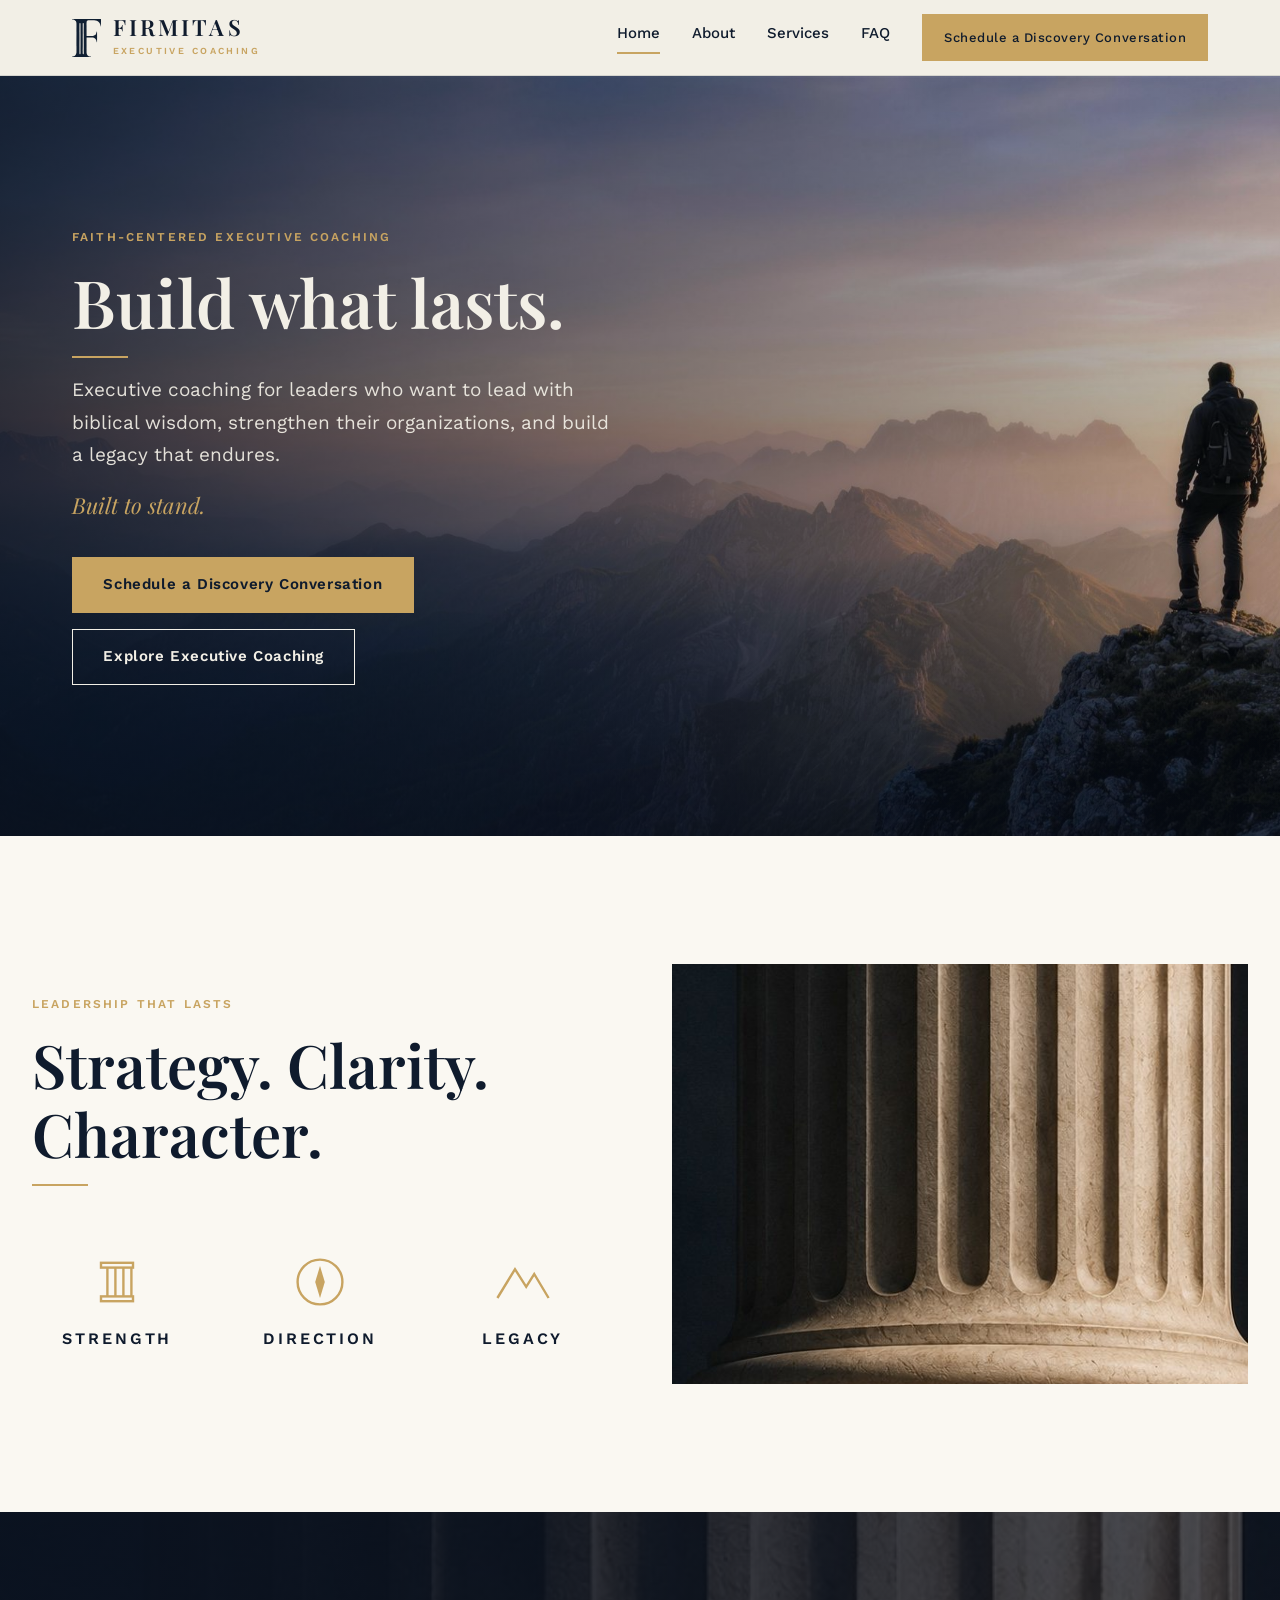
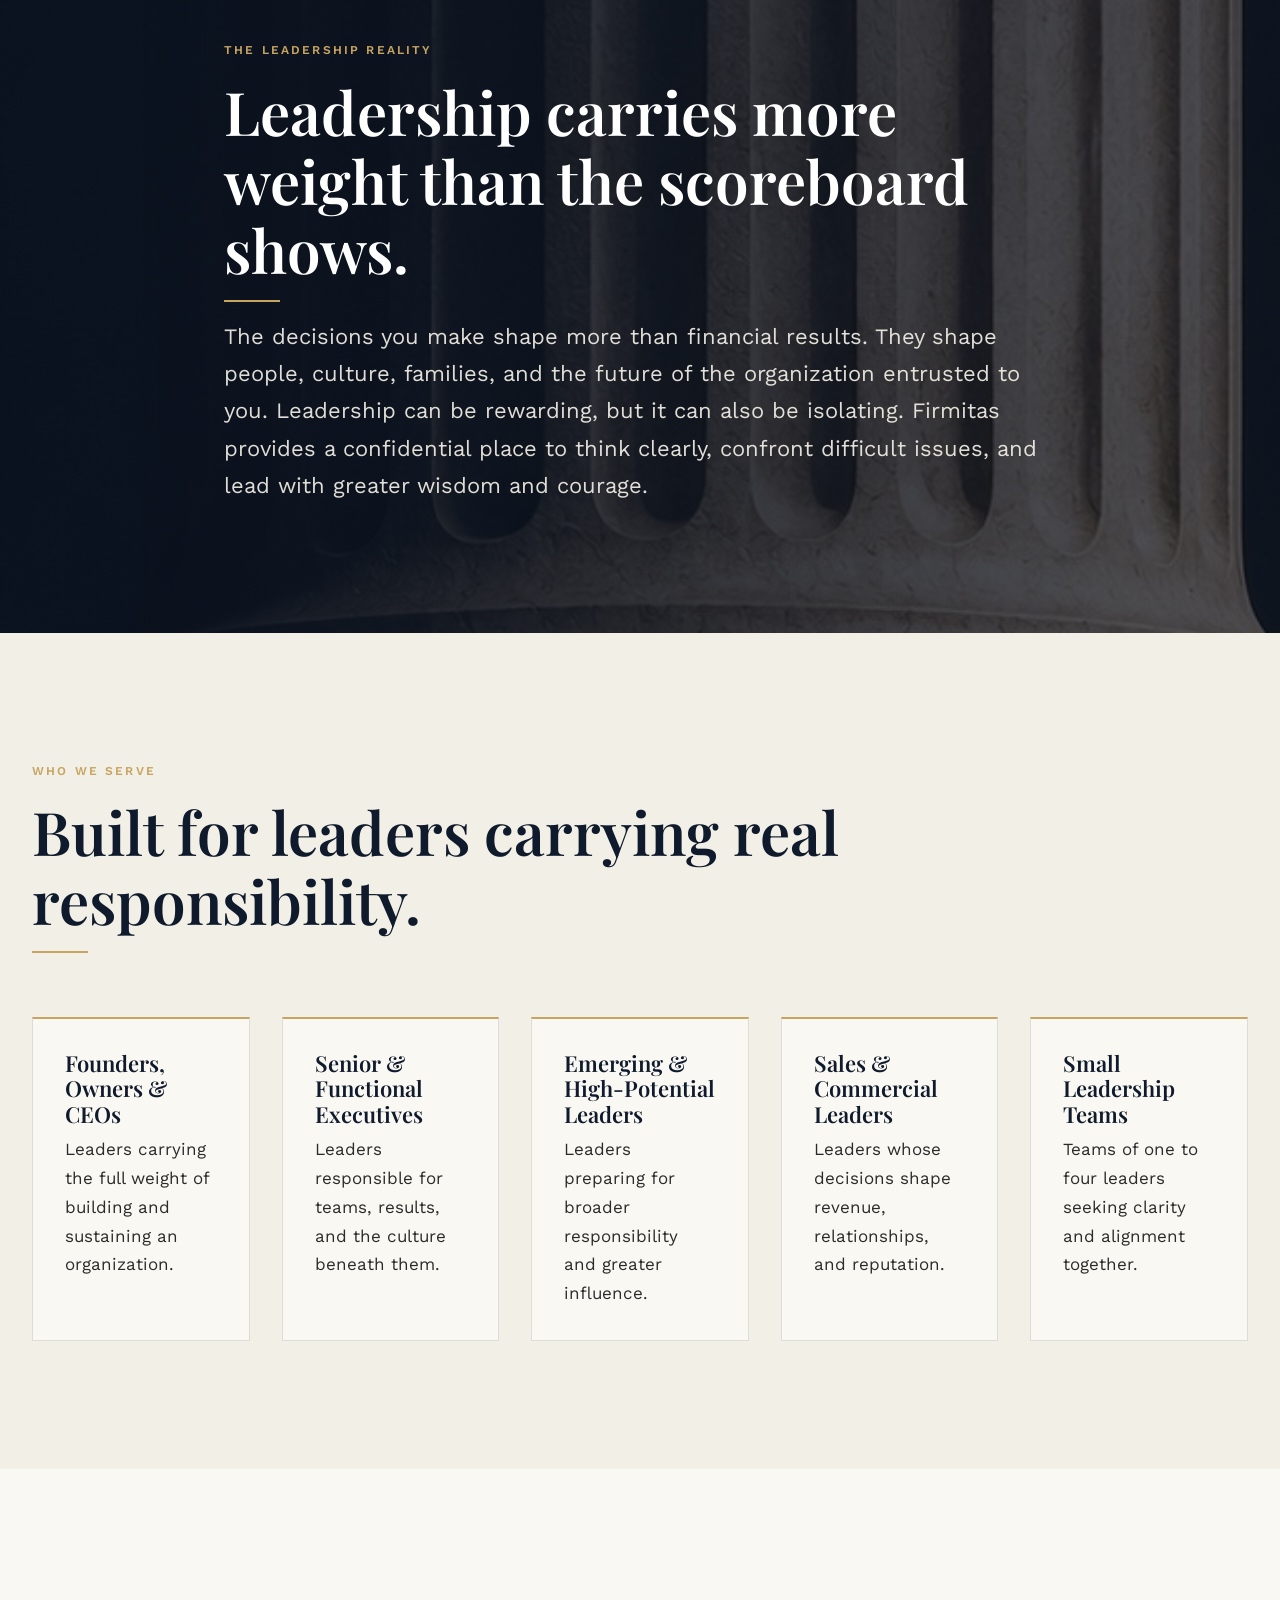
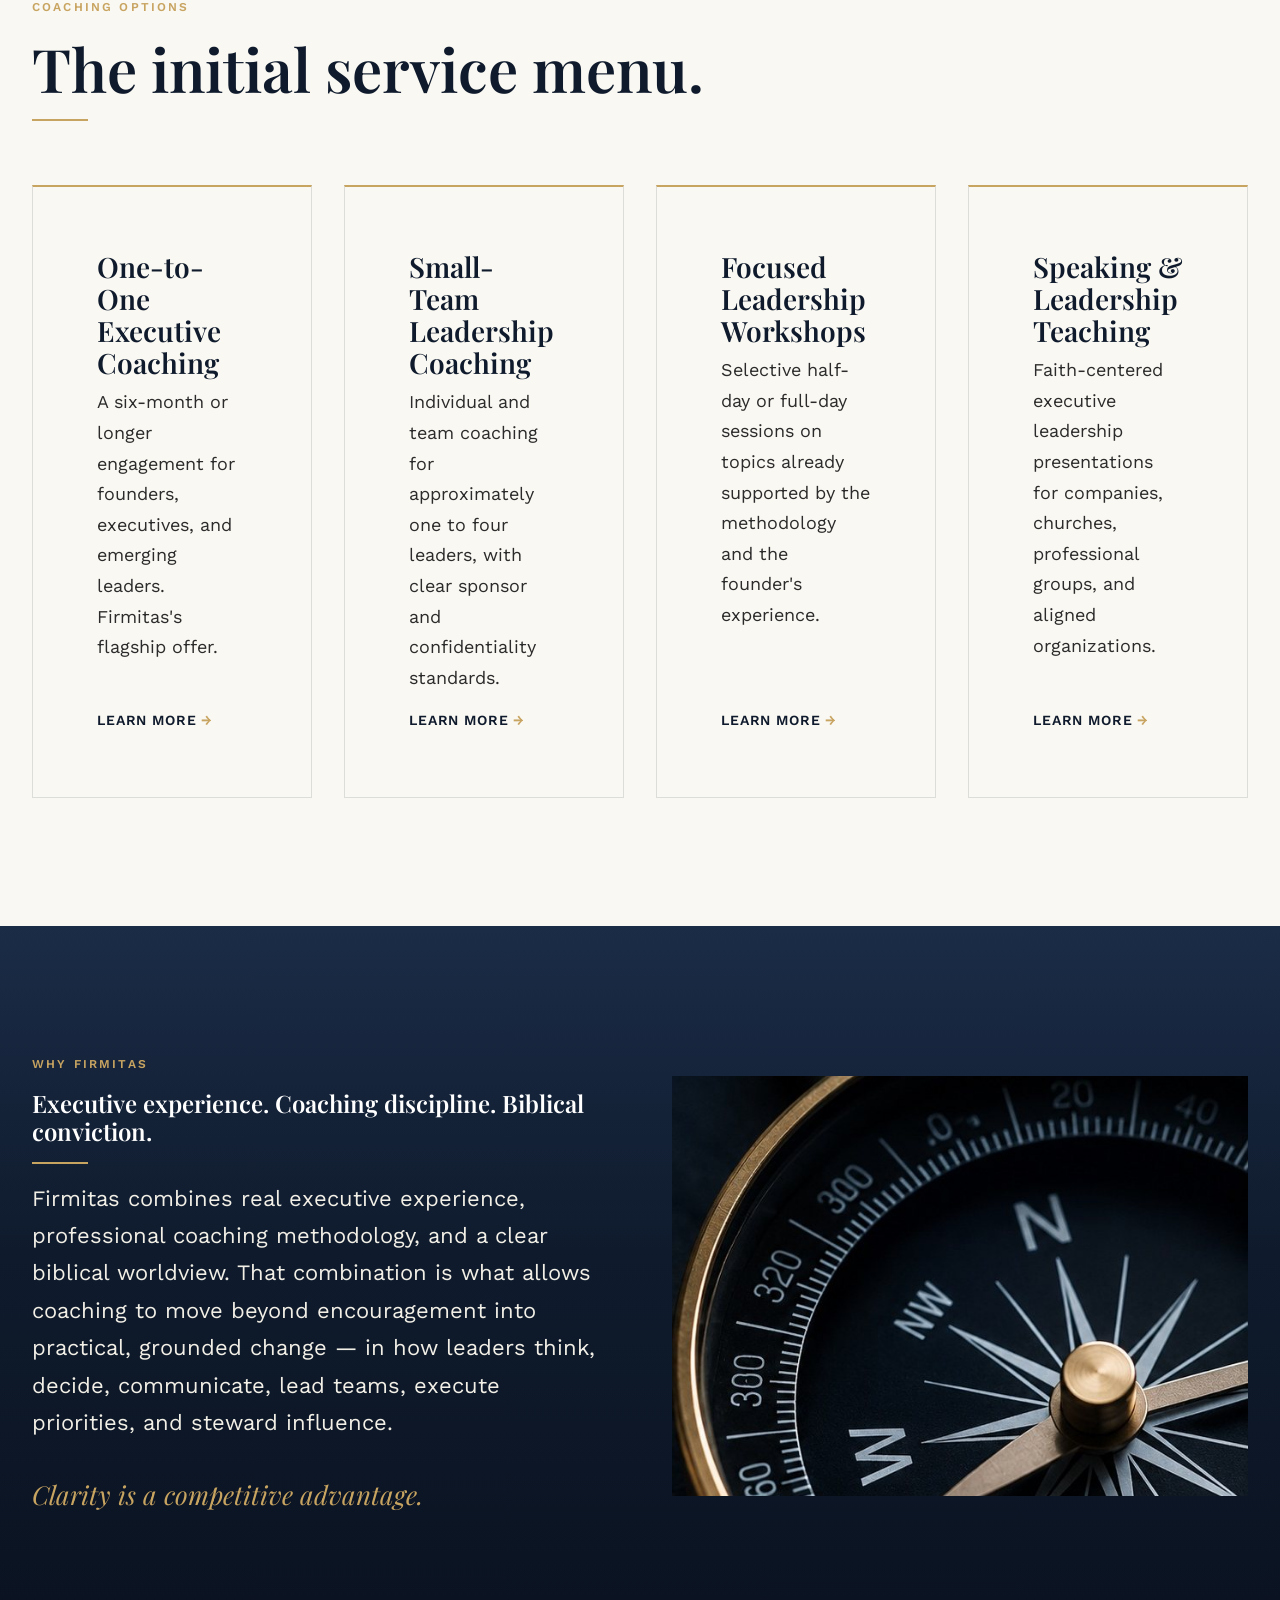
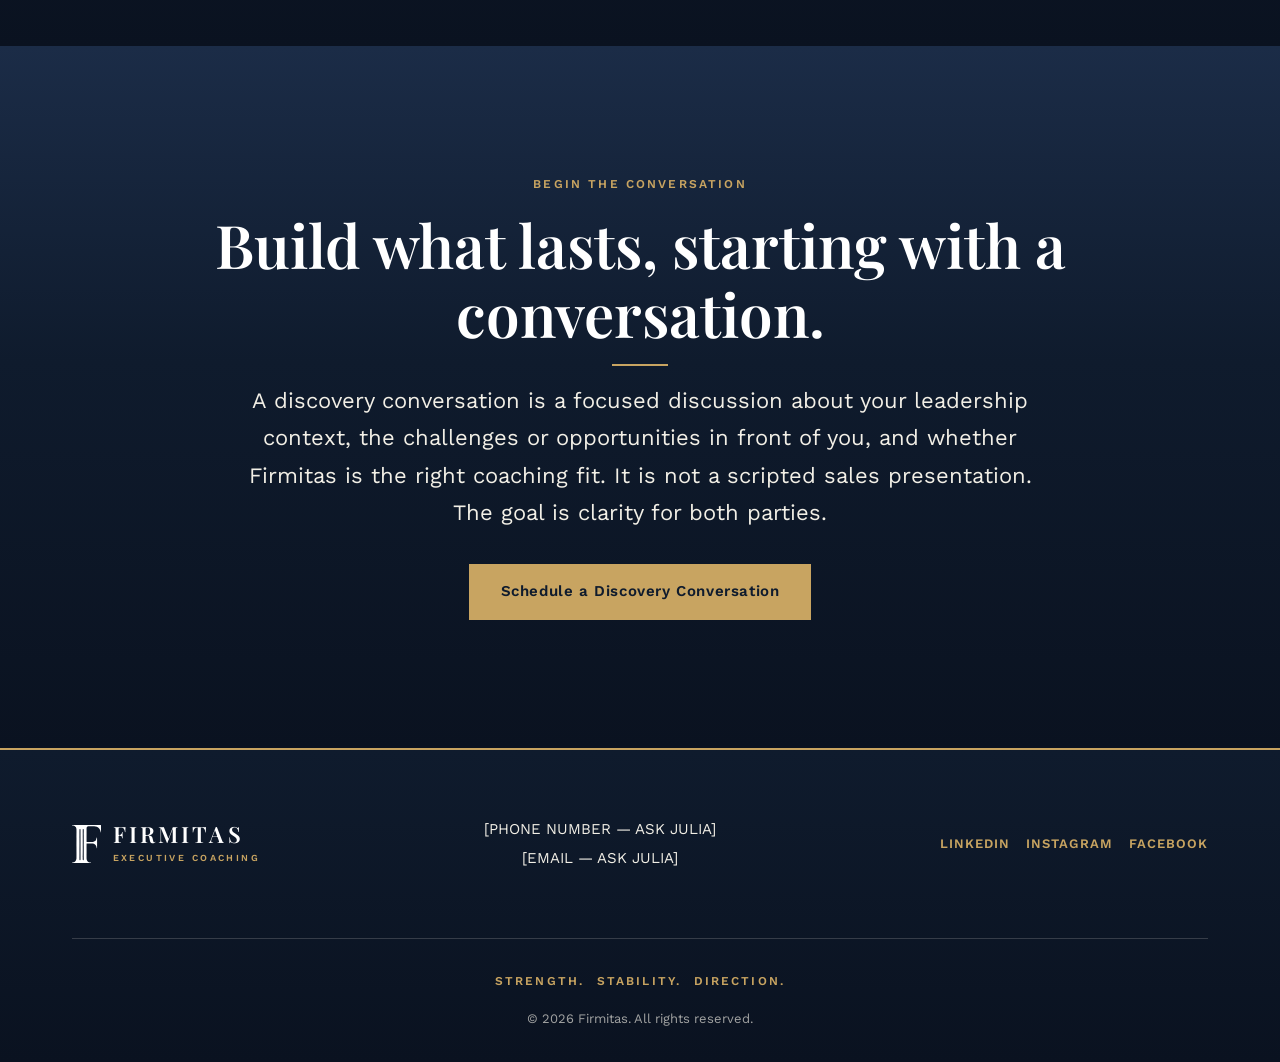
<file: index.html>
<!DOCTYPE html>
<html lang="en">
<head>
  <meta charset="UTF-8" />
  <meta name="viewport" content="width=device-width, initial-scale=1.0" />
  <!-- Title/description use the Brand Bible 8.11 working standard; Tulsa prominence is an owner decision (8.15). -->
  <title>Firmitas Executive Coaching | Faith-Centered Leadership Coaching in Tulsa</title>
  <meta name="description" content="Firmitas provides faith-centered executive coaching for founders, CEOs, executives, emerging leaders, and leadership teams in Tulsa and beyond. Build stronger leadership through biblical wisdom, practical experience, and disciplined coaching." />
  <link rel="icon" type="image/svg+xml" href="images/signature-f.svg" />
  <link rel="preconnect" href="https://fonts.googleapis.com" />
  <link rel="preconnect" href="https://fonts.gstatic.com" crossorigin />
  <link href="https://fonts.googleapis.com/css2?family=Playfair+Display:ital,wght@0,400;0,500;0,600;0,700;1,400;1,600&family=Work+Sans:wght@400;500;600;700&display=swap" rel="stylesheet" />
  <link rel="stylesheet" href="css/variables.css" />
  <link rel="stylesheet" href="css/styles.css" />
</head>
<body>
  <div id="site-header"></div>

  <main>

    <!-- 1. Hero — full-bleed summit photography with headline overlaid -->
    <section class="hero-full">
      <div class="hero-photo">
        <img src="images/hero-mountain.jpg" alt="A leader standing on a mountain summit at sunrise" />
      </div>
      <div class="hero-overlay"></div>
      <div class="hero-copy">
        <span class="eyebrow">Faith-Centered Executive Coaching</span>
        <h1>Build what lasts.</h1>
        <hr class="gold-rule" />
        <p class="subheadline">Executive coaching for leaders who want to lead with biblical wisdom, strengthen their organizations, and build a legacy that endures.</p>
        <p class="accent-line">Built to stand.</p>
        <div class="hero-ctas">
          <a href="contact.html" class="btn-gold">Schedule a Discovery Conversation</a>
          <a href="services.html" class="btn-outline btn-outline--light">Explore Executive Coaching</a>
        </div>
      </div>
    </section>

    <!-- 2. Icon triad + column photography, directly beneath the hero per the brand's UI pattern -->
    <section class="section section--roomy section--paper">
      <div class="container feature-row">
        <div>
          <div class="section-heading">
            <span class="eyebrow">Leadership That Lasts</span>
            <h2>Strategy. Clarity. Character.</h2>
            <hr class="gold-rule" />
          </div>
          <div class="icon-triad">
            <div class="icon-triad-item">
              <svg class="icon-mark" width="48" height="48" viewBox="0 0 40 40" fill="none" stroke="currentColor" stroke-width="1.5" aria-hidden="true">
                <rect x="10" y="8" width="20" height="3"></rect>
                <rect x="10" y="29" width="20" height="3"></rect>
                <line x1="14" y1="11" x2="14" y2="29"></line>
                <line x1="19" y1="11" x2="19" y2="29"></line>
                <line x1="24" y1="11" x2="24" y2="29"></line>
                <line x1="29" y1="11" x2="29" y2="29"></line>
              </svg>
              <h3>Strength</h3>
            </div>
            <div class="icon-triad-item">
              <svg class="icon-mark" width="48" height="48" viewBox="0 0 40 40" fill="none" stroke="currentColor" stroke-width="1.5" aria-hidden="true">
                <circle cx="20" cy="20" r="14"></circle>
                <polygon points="20,10 23,20 20,30 17,20" fill="currentColor" stroke="none"></polygon>
              </svg>
              <h3>Direction</h3>
            </div>
            <div class="icon-triad-item">
              <svg class="icon-mark" width="48" height="48" viewBox="0 0 40 40" fill="none" stroke="currentColor" stroke-width="1.5" aria-hidden="true">
                <polyline points="4,30 15,12 22,23 27,15 36,30"></polyline>
              </svg>
              <h3>Legacy</h3>
            </div>
          </div>
        </div>
        <div class="photo-panel">
          <img src="images/column-dark.jpg" alt="A stone column standing in dramatic light" />
        </div>
      </div>
    </section>

    <!-- 3-5. Rotating navy story: Leadership Reality / What Firmitas Does / Biblical Foundation.
         Auto-cycles via js/main.js. No-JS and prefers-reduced-motion visitors get all three
         panels stacked and visible (see .story-panel default display in styles.css). -->
    <section class="story-carousel" data-carousel aria-label="The Firmitas story: the leadership reality, what Firmitas does, and our biblical foundation">
      <div class="story-photo">
        <img src="images/column-dark.jpg" alt="" />
      </div>
      <div class="story-overlay"></div>
      <div class="container story-inner">
        <div class="story-panel is-active" data-panel>
          <span class="eyebrow">The Leadership Reality</span>
          <h2>Leadership carries more weight than the scoreboard shows.</h2>
          <hr class="gold-rule" />
          <p>The decisions you make shape more than financial results. They shape people, culture, families, and the future of the organization entrusted to you. Leadership can be rewarding, but it can also be isolating. Firmitas provides a confidential place to think clearly, confront difficult issues, and lead with greater wisdom and courage.</p>
        </div>
        <div class="story-panel" data-panel>
          <span class="eyebrow">What Firmitas Does</span>
          <h2>Coaching for the leader behind the performance.</h2>
          <hr class="gold-rule" />
          <p>Firmitas helps leaders strengthen the person behind the performance. Coaching may address decision-making, communication, team leadership, accountability, execution, conflict, personal discipline, calling, stewardship, or legacy. The priorities are shaped by the client's actual responsibilities, not a generic curriculum.</p>
          <p class="accent-line" style="margin-top: var(--space-sm);">Stronger leaders. Healthier teams. Clearer decisions. More enduring organizations.</p>
        </div>
        <div class="story-panel" data-panel>
          <span class="eyebrow">Biblical Foundation</span>
          <h2>Scripture is the foundation, not a decoration.</h2>
          <hr class="gold-rule" />
          <p>Scripture is not a decorative element of the Firmitas brand. It is the foundation of our coaching philosophy. We believe biblical truth provides enduring guidance for character, stewardship, relationships, courage, wisdom, work, and leadership. Modern research and proven business practices can be valuable, but they are evaluated through a biblical worldview rather than treated as the final authority.</p>
        </div>
      </div>
    </section>

    <!-- 6. Who we serve -->
    <section class="section section--roomy">
      <div class="container">
        <div class="section-heading">
          <span class="eyebrow">Who We Serve</span>
          <h2>Built for leaders carrying real responsibility.</h2>
          <hr class="gold-rule" />
        </div>
        <div class="card-grid card-grid--5up">
          <div class="card">
            <h3>Founders, Owners &amp; CEOs</h3>
            <p>Leaders carrying the full weight of building and sustaining an organization.</p>
          </div>
          <div class="card">
            <h3>Senior &amp; Functional Executives</h3>
            <p>Leaders responsible for teams, results, and the culture beneath them.</p>
          </div>
          <div class="card">
            <h3>Emerging &amp; High-Potential Leaders</h3>
            <p>Leaders preparing for broader responsibility and greater influence.</p>
          </div>
          <div class="card">
            <h3>Sales &amp; Commercial Leaders</h3>
            <p>Leaders whose decisions shape revenue, relationships, and reputation.</p>
          </div>
          <div class="card">
            <h3>Small Leadership Teams</h3>
            <p>Teams of one to four leaders seeking clarity and alignment together.</p>
          </div>
        </div>
      </div>
    </section>

    <!-- 7. Coaching options -->
    <section class="section section--roomy section--paper">
      <div class="container">
        <div class="section-heading">
          <span class="eyebrow">Coaching Options</span>
          <h2>The initial service menu.</h2>
          <hr class="gold-rule" />
        </div>
        <div class="card-grid">
          <div class="card">
            <h3>One-to-One Executive Coaching</h3>
            <p>A six-month or longer engagement for founders, executives, and emerging leaders. Firmitas's flagship offer.</p>
            <a href="services.html" class="card-link">Learn more</a>
          </div>
          <div class="card">
            <h3>Small-Team Leadership Coaching</h3>
            <p>Individual and team coaching for approximately one to four leaders, with clear sponsor and confidentiality standards.</p>
            <a href="services.html" class="card-link">Learn more</a>
          </div>
          <div class="card">
            <h3>Focused Leadership Workshops</h3>
            <p>Selective half-day or full-day sessions on topics already supported by the methodology and the founder's experience.</p>
            <a href="services.html" class="card-link">Learn more</a>
          </div>
          <div class="card">
            <h3>Speaking &amp; Leadership Teaching</h3>
            <p>Faith-centered executive leadership presentations for companies, churches, professional groups, and aligned organizations.</p>
            <a href="services.html" class="card-link">Learn more</a>
          </div>
        </div>
      </div>
    </section>

    <!-- 8. Why Firmitas — compass photography panel -->
    <section class="section section--roomy section--navy">
      <div class="container two-col">
        <div>
          <span class="eyebrow">Why Firmitas</span>
          <h2>Executive experience. Coaching discipline. Biblical conviction.</h2>
          <hr class="gold-rule" />
          <p class="lede" style="color: var(--color-limestone);">Firmitas combines real executive experience, professional coaching methodology, and a clear biblical worldview. That combination is what allows coaching to move beyond encouragement into practical, grounded change — in how leaders think, decide, communicate, lead teams, execute priorities, and steward influence.</p>
          <p class="accent-line" style="margin-top: var(--space-md);">Clarity is a competitive advantage.</p>
        </div>
        <div class="photo-panel">
          <img src="images/compass-navy.jpg" alt="A brass compass on a dark navy surface" />
        </div>
      </div>
    </section>

    <!-- 10. Final invitation -->
    <section class="section section--roomy section--navy cta-band">
      <div class="container">
        <span class="eyebrow">Begin the Conversation</span>
        <h2>Build what lasts, starting with a conversation.</h2>
        <hr class="gold-rule gold-rule--center" />
        <p>A discovery conversation is a focused discussion about your leadership context, the challenges or opportunities in front of you, and whether Firmitas is the right coaching fit. It is not a scripted sales presentation. The goal is clarity for both parties.</p>
        <a href="contact.html" class="btn-gold">Schedule a Discovery Conversation</a>
      </div>
    </section>

  </main>

  <div id="site-footer"></div>

  <script src="js/includes.js"></script>
  <script src="js/nav.js"></script>
  <script src="js/main.js"></script>
</body>
</html>
</file>
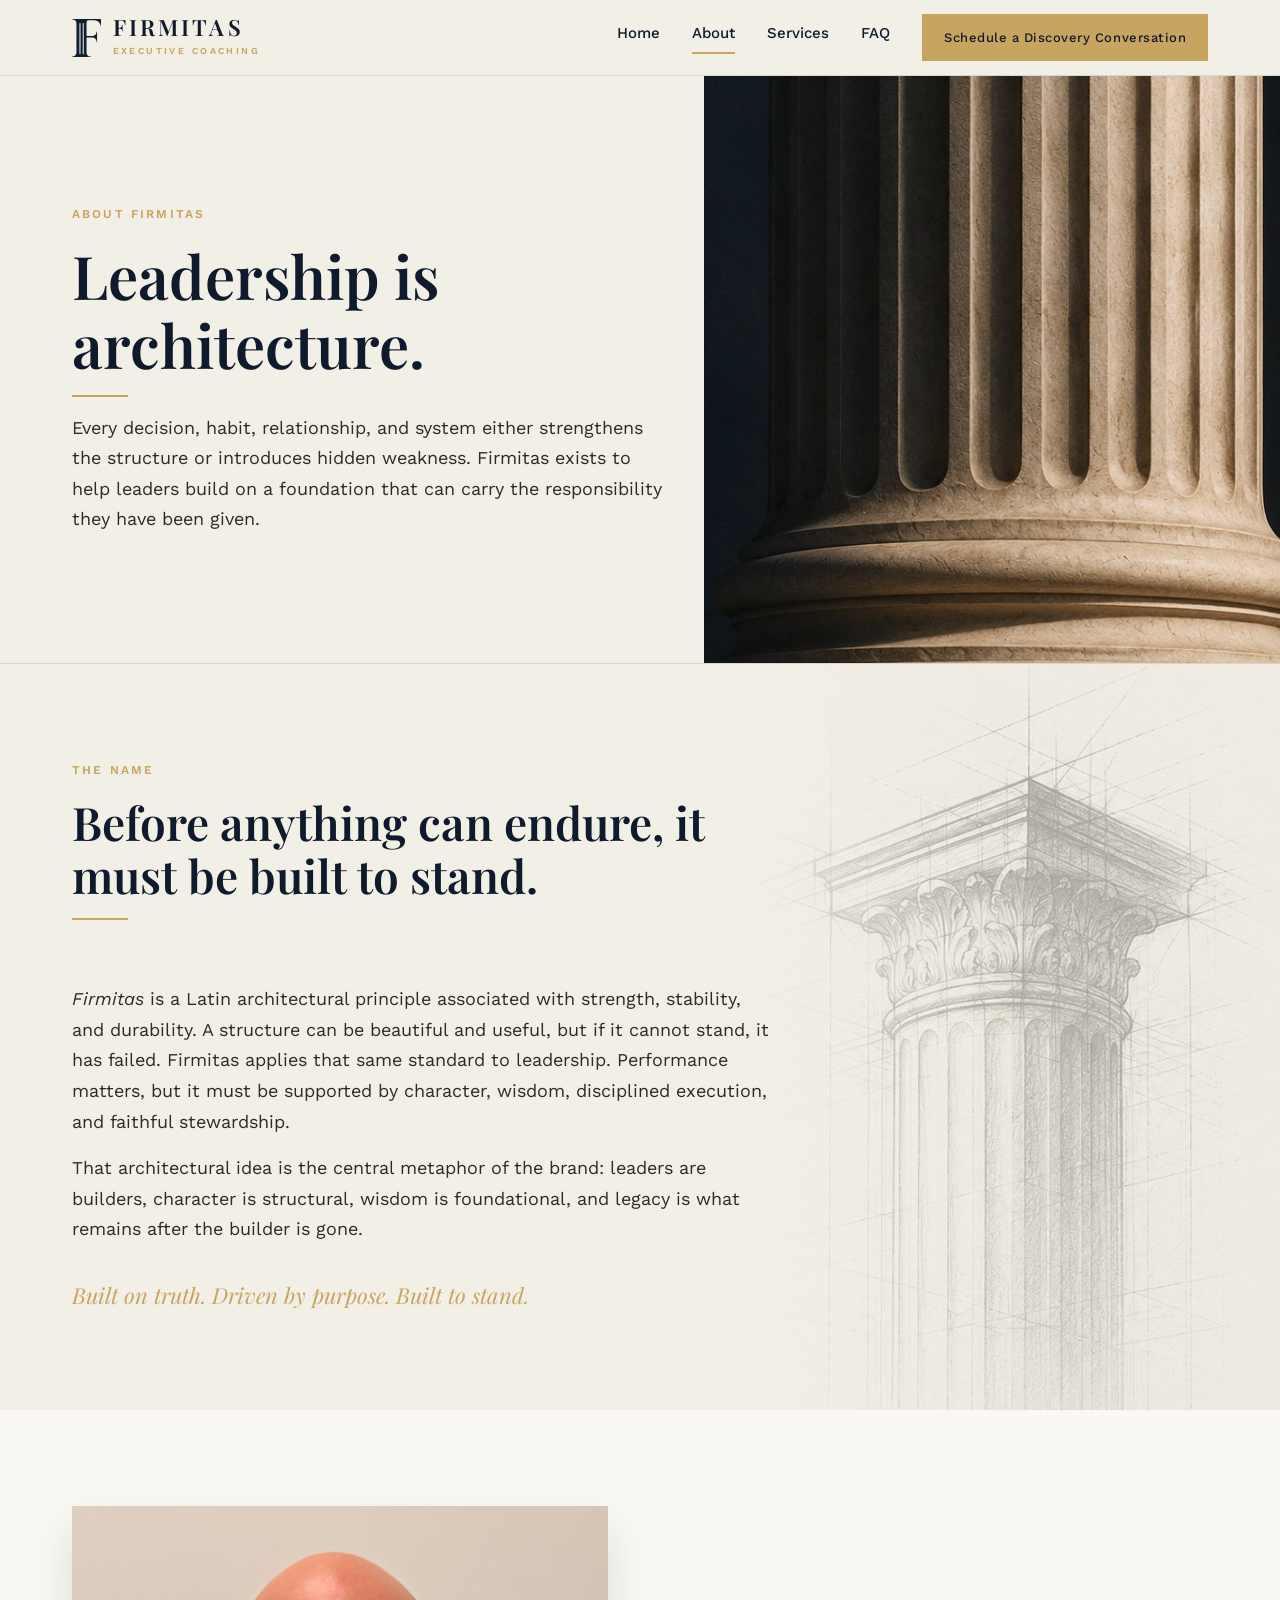
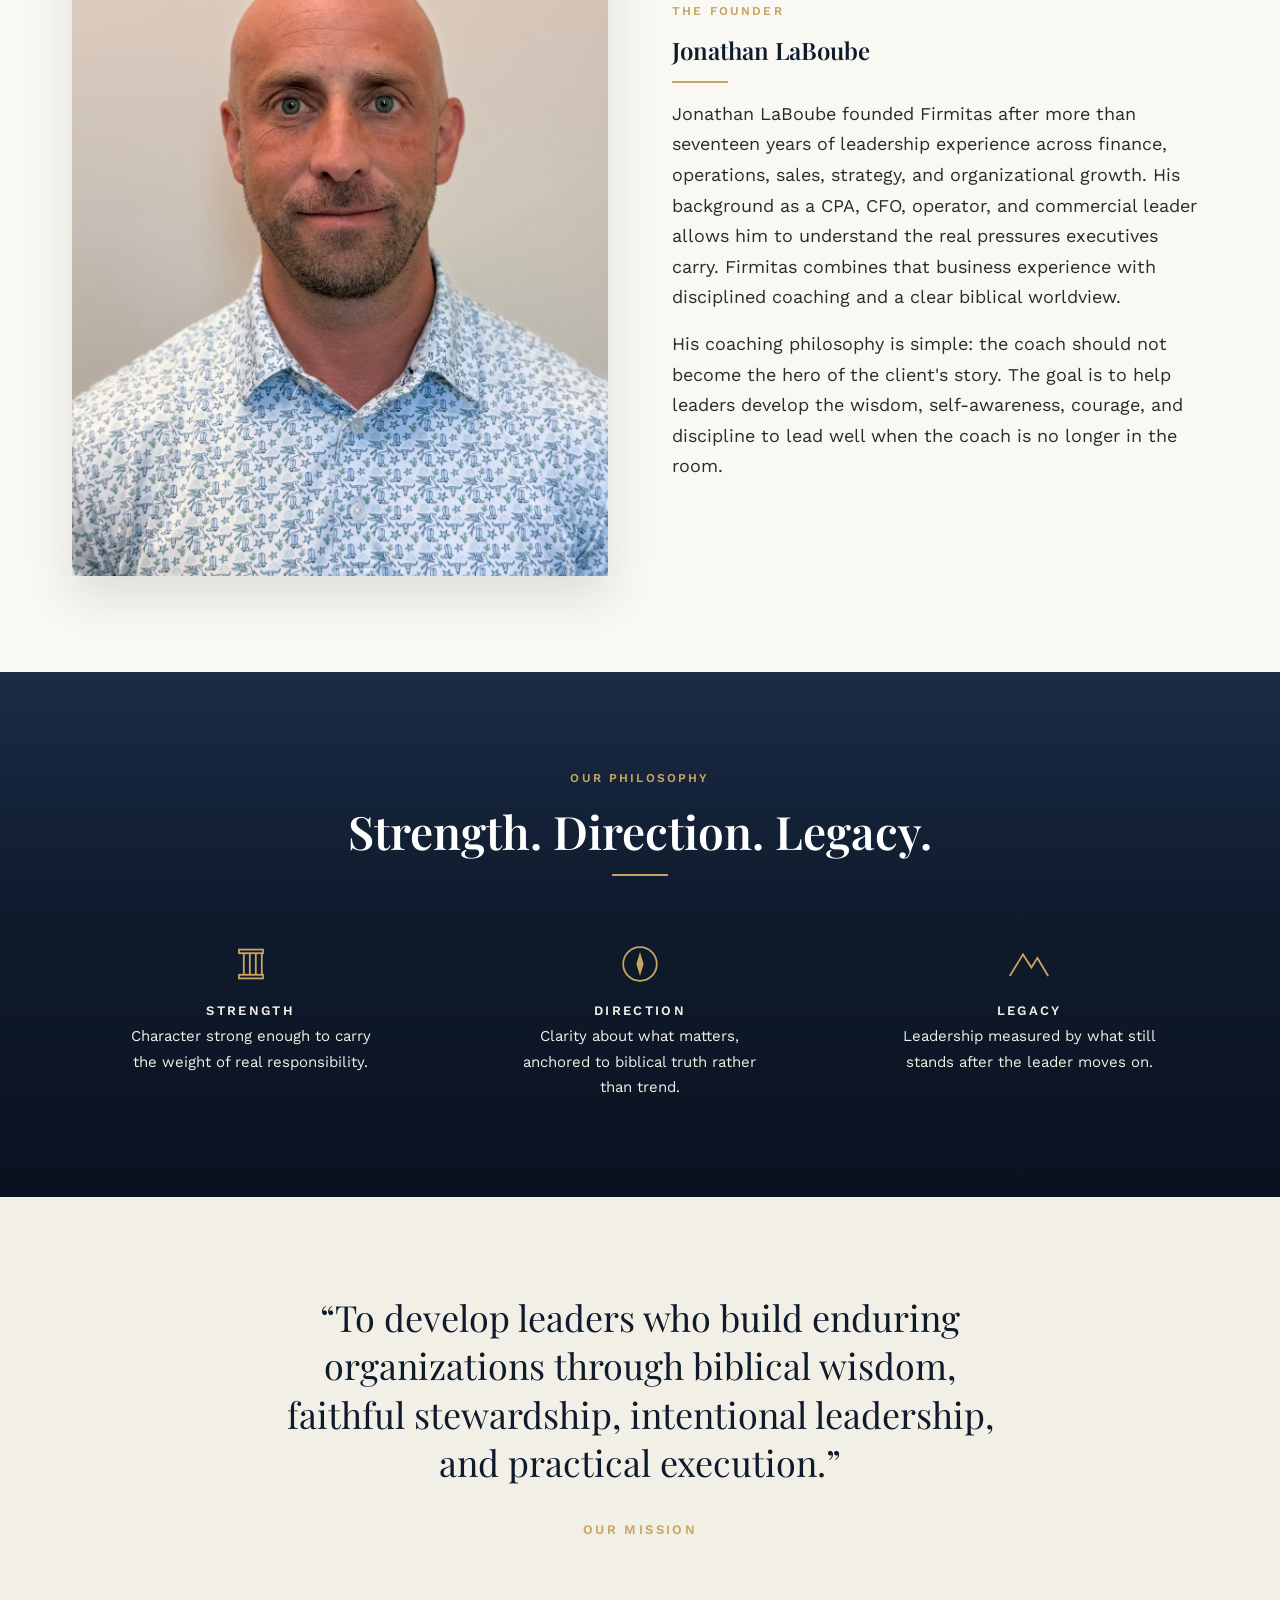
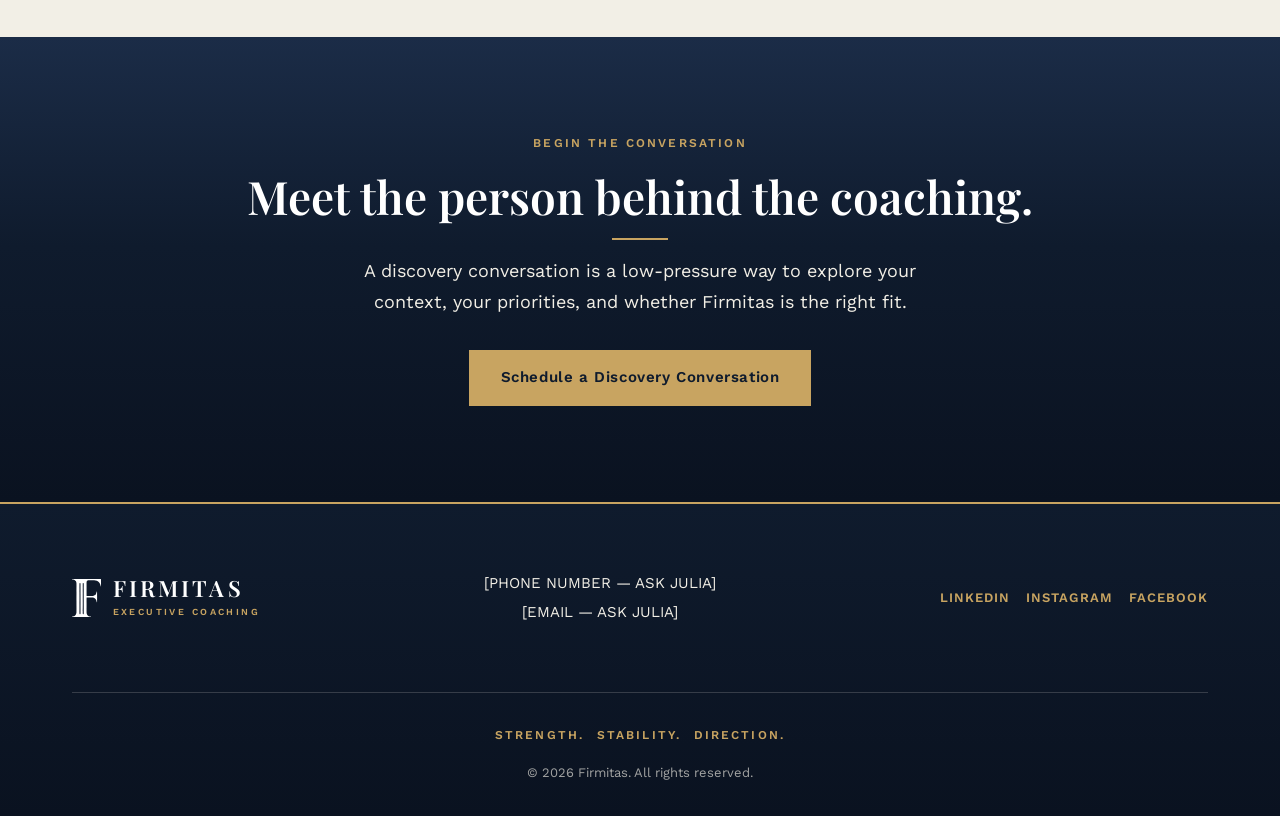
<file: about.html>
<!DOCTYPE html>
<html lang="en">
<head>
  <meta charset="UTF-8" />
  <meta name="viewport" content="width=device-width, initial-scale=1.0" />
  <title>About | Firmitas</title>
  <meta name="description" content="Firmitas — the meaning behind the name, the founder's story, and the philosophy behind our coaching." />
  <link rel="icon" type="image/svg+xml" href="images/signature-f.svg" />
  <link rel="preconnect" href="https://fonts.googleapis.com" />
  <link rel="preconnect" href="https://fonts.gstatic.com" crossorigin />
  <link href="https://fonts.googleapis.com/css2?family=Playfair+Display:ital,wght@0,400;0,500;0,600;0,700;1,400;1,600&family=Work+Sans:wght@400;500;600;700&display=swap" rel="stylesheet" />
  <link rel="stylesheet" href="css/variables.css" />
  <link rel="stylesheet" href="css/styles.css" />
</head>
<body>
  <div id="site-header"></div>

  <main>
    <!-- About page: meaning of the name, founder story, philosophy. Founder-only — no team section. -->

    <!-- Page hero — split with the column photography -->
    <section class="page-hero page-hero--split">
      <div class="page-hero-copy">
        <span class="eyebrow">About Firmitas</span>
        <h1>Leadership is architecture.</h1>
        <hr class="gold-rule" />
        <p class="lede">Every decision, habit, relationship, and system either strengthens the structure or introduces hidden weakness. Firmitas exists to help leaders build on a foundation that can carry the responsibility they have been given.</p>
      </div>
      <div class="photo-panel">
        <img src="images/column-dark.jpg" alt="A stone column standing in dramatic light" />
      </div>
    </section>

    <!-- The meaning of the name -->
    <section class="section section--sketch">
      <div class="container">
        <div class="section-heading">
          <span class="eyebrow">The Name</span>
          <h2>Before anything can endure, it must be built to stand.</h2>
          <hr class="gold-rule" />
        </div>
        <p class="lede"><em>Firmitas</em> is a Latin architectural principle associated with strength, stability, and durability. A structure can be beautiful and useful, but if it cannot stand, it has failed. Firmitas applies that same standard to leadership. Performance matters, but it must be supported by character, wisdom, disciplined execution, and faithful stewardship.</p>
        <p class="lede" style="margin-top: var(--space-sm);">That architectural idea is the central metaphor of the brand: leaders are builders, character is structural, wisdom is foundational, and legacy is what remains after the builder is gone.</p>
        <p class="accent-line" style="margin-top: var(--space-md);">Built on truth. Driven by purpose. Built to stand.</p>
      </div>
    </section>

    <!-- Founder story -->
    <section class="section section--paper">
      <div class="container two-col">
        <div class="framed-photo">
          <img src="images/jonathanimage1.jpg" alt="Jonathan LaBoube, Founder of Firmitas" class="founder-photo" />
        </div>
        <div>
          <span class="eyebrow">The Founder</span>
          <h2>Jonathan LaBoube</h2>
          <hr class="gold-rule" />
          <p class="lede">Jonathan LaBoube founded Firmitas after more than seventeen years of leadership experience across finance, operations, sales, strategy, and organizational growth. His background as a CPA, CFO, operator, and commercial leader allows him to understand the real pressures executives carry. Firmitas combines that business experience with disciplined coaching and a clear biblical worldview.</p>
          <p class="lede" style="margin-top: var(--space-sm);">His coaching philosophy is simple: the coach should not become the hero of the client's story. The goal is to help leaders develop the wisdom, self-awareness, courage, and discipline to lead well when the coach is no longer in the room.</p>
        </div>
      </div>
    </section>

    <!-- Philosophy — three pillars -->
    <section class="section section--navy">
      <div class="container">
        <div class="section-heading section-heading--center">
          <span class="eyebrow">Our Philosophy</span>
          <h2>Strength. Direction. Legacy.</h2>
          <hr class="gold-rule gold-rule--center" />
        </div>
        <div class="icon-triad">
          <div class="icon-triad-item">
            <svg class="icon-mark" width="48" height="48" viewBox="0 0 40 40" fill="none" stroke="currentColor" stroke-width="1.5" aria-hidden="true">
              <rect x="10" y="8" width="20" height="3"></rect>
              <rect x="10" y="29" width="20" height="3"></rect>
              <line x1="14" y1="11" x2="14" y2="29"></line>
              <line x1="19" y1="11" x2="19" y2="29"></line>
              <line x1="24" y1="11" x2="24" y2="29"></line>
              <line x1="29" y1="11" x2="29" y2="29"></line>
            </svg>
            <h3>Strength</h3>
            <p>Character strong enough to carry the weight of real responsibility.</p>
          </div>
          <div class="icon-triad-item">
            <svg class="icon-mark" width="48" height="48" viewBox="0 0 40 40" fill="none" stroke="currentColor" stroke-width="1.5" aria-hidden="true">
              <circle cx="20" cy="20" r="14"></circle>
              <polygon points="20,10 23,20 20,30 17,20" fill="currentColor" stroke="none"></polygon>
            </svg>
            <h3>Direction</h3>
            <p>Clarity about what matters, anchored to biblical truth rather than trend.</p>
          </div>
          <div class="icon-triad-item">
            <svg class="icon-mark" width="48" height="48" viewBox="0 0 40 40" fill="none" stroke="currentColor" stroke-width="1.5" aria-hidden="true">
              <polyline points="4,30 15,12 22,23 27,15 36,30"></polyline>
            </svg>
            <h3>Legacy</h3>
            <p>Leadership measured by what still stands after the leader moves on.</p>
          </div>
        </div>
      </div>
    </section>

    <!-- Mission quote band -->
    <section class="section quote-band">
      <div class="container">
        <blockquote style="color: var(--color-navy);">&ldquo;To develop leaders who build enduring organizations through biblical wisdom, faithful stewardship, intentional leadership, and practical execution.&rdquo;</blockquote>
        <span class="quote-source">Our Mission</span>
      </div>
    </section>

    <!-- Final invitation -->
    <section class="section section--navy cta-band">
      <div class="container">
        <span class="eyebrow">Begin the Conversation</span>
        <h2>Meet the person behind the coaching.</h2>
        <hr class="gold-rule gold-rule--center" />
        <p>A discovery conversation is a low-pressure way to explore your context, your priorities, and whether Firmitas is the right fit.</p>
        <a href="contact.html" class="btn-gold">Schedule a Discovery Conversation</a>
      </div>
    </section>
  </main>

  <div id="site-footer"></div>

  <script src="js/includes.js"></script>
  <script src="js/nav.js"></script>
  <script src="js/main.js"></script>
</body>
</html>
</file>
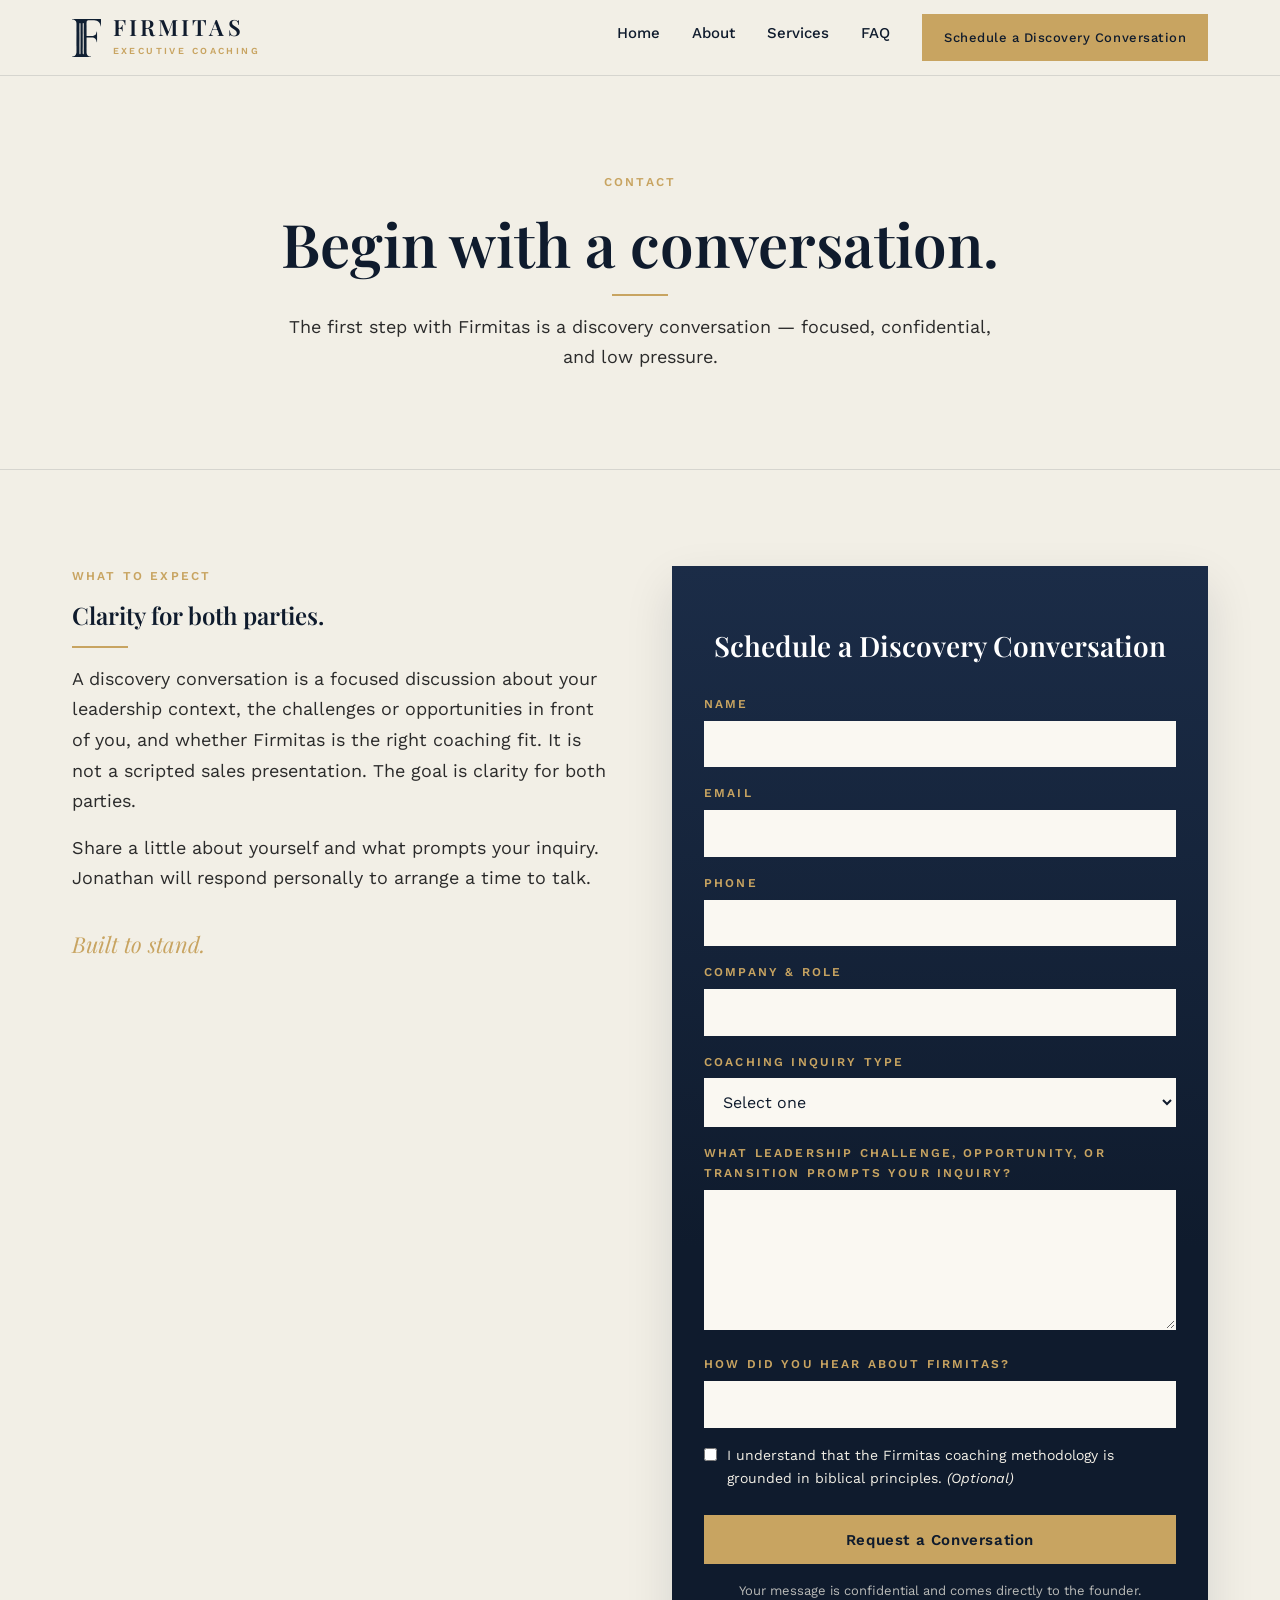
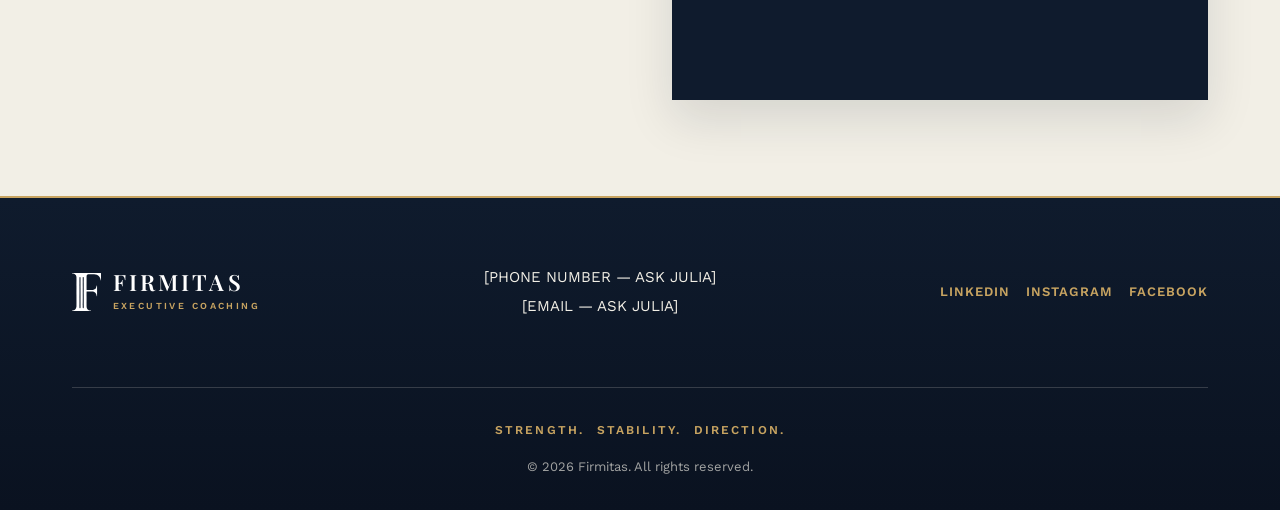
<file: contact.html>
<!DOCTYPE html>
<html lang="en">
<head>
  <meta charset="UTF-8" />
  <meta name="viewport" content="width=device-width, initial-scale=1.0" />
  <title>Contact | Firmitas</title>
  <meta name="description" content="Schedule a discovery conversation with Firmitas." />
  <link rel="icon" type="image/svg+xml" href="images/signature-f.svg" />
  <link rel="preconnect" href="https://fonts.googleapis.com" />
  <link rel="preconnect" href="https://fonts.gstatic.com" crossorigin />
  <link href="https://fonts.googleapis.com/css2?family=Playfair+Display:ital,wght@0,400;0,500;0,600;0,700;1,400;1,600&family=Work+Sans:wght@400;500;600;700&display=swap" rel="stylesheet" />
  <link rel="stylesheet" href="css/variables.css" />
  <link rel="stylesheet" href="css/styles.css" />
</head>
<body>
  <div id="site-header"></div>

  <main>
    <!-- Contact / Discovery page: inquiry form positioned as scheduling a discovery conversation.
         No physical address or map. Submits to HubSpot's Forms API via js/main.js — see that
         file for the field mapping and endpoint/portal/form IDs. -->

    <!-- Page hero -->
    <section class="page-hero">
      <div class="container">
        <span class="eyebrow">Contact</span>
        <h1>Begin with a conversation.</h1>
        <hr class="gold-rule gold-rule--center" />
        <p class="lede">The first step with Firmitas is a discovery conversation — focused, confidential, and low pressure.</p>
      </div>
    </section>

    <!-- Explanation + form -->
    <section class="section">
      <div class="container contact-grid">
        <div>
          <span class="eyebrow">What to Expect</span>
          <h2>Clarity for both parties.</h2>
          <hr class="gold-rule" />
          <p class="lede">A discovery conversation is a focused discussion about your leadership context, the challenges or opportunities in front of you, and whether Firmitas is the right coaching fit. It is not a scripted sales presentation. The goal is clarity for both parties.</p>
          <p class="lede" style="margin-top: var(--space-sm);">Share a little about yourself and what prompts your inquiry. Jonathan will respond personally to arrange a time to talk.</p>
          <p class="accent-line" style="margin-top: var(--space-md);">Built to stand.</p>
        </div>

        <!-- Field set follows Brand Bible 8.10 discovery-form guidance. Submits to HubSpot on submit — see js/main.js. -->
        <form class="contact-card" novalidate>
          <h2>Schedule a Discovery Conversation</h2>
          <div class="form-field">
            <label for="contact-name">Name</label>
            <input type="text" id="contact-name" name="name" autocomplete="name" required />
          </div>
          <div class="form-field">
            <label for="contact-email">Email</label>
            <input type="email" id="contact-email" name="email" autocomplete="email" required />
          </div>
          <div class="form-field">
            <label for="contact-phone">Phone</label>
            <input type="tel" id="contact-phone" name="phone" autocomplete="tel" />
          </div>
          <div class="form-field">
            <label for="contact-role">Company &amp; Role</label>
            <input type="text" id="contact-role" name="role" autocomplete="organization" />
          </div>
          <div class="form-field">
            <label for="contact-type">Coaching Inquiry Type</label>
            <select id="contact-type" name="inquiry-type">
              <option value="">Select one</option>
              <option value="individual">Individual coaching</option>
              <option value="team">Team coaching</option>
              <option value="company-sponsored">Company-sponsored coaching</option>
            </select>
          </div>
          <div class="form-field">
            <label for="contact-message">What leadership challenge, opportunity, or transition prompts your inquiry?</label>
            <textarea id="contact-message" name="message" required></textarea>
          </div>
          <div class="form-field">
            <label for="contact-referral">How did you hear about Firmitas?</label>
            <input type="text" id="contact-referral" name="referral" />
          </div>
          <label class="form-check">
            <input type="checkbox" name="faith-acknowledgment" value="yes" />
            <span>I understand that the Firmitas coaching methodology is grounded in biblical principles. <em>(Optional)</em></span>
          </label>
          <button type="submit" class="btn-gold">Request a Conversation</button>
          <p class="form-note">Your message is confidential and comes directly to the founder.</p>
        </form>
      </div>
    </section>
  </main>

  <div id="site-footer"></div>

  <script src="js/includes.js"></script>
  <script src="js/nav.js"></script>
  <script src="js/main.js"></script>
</body>
</html>
</file>
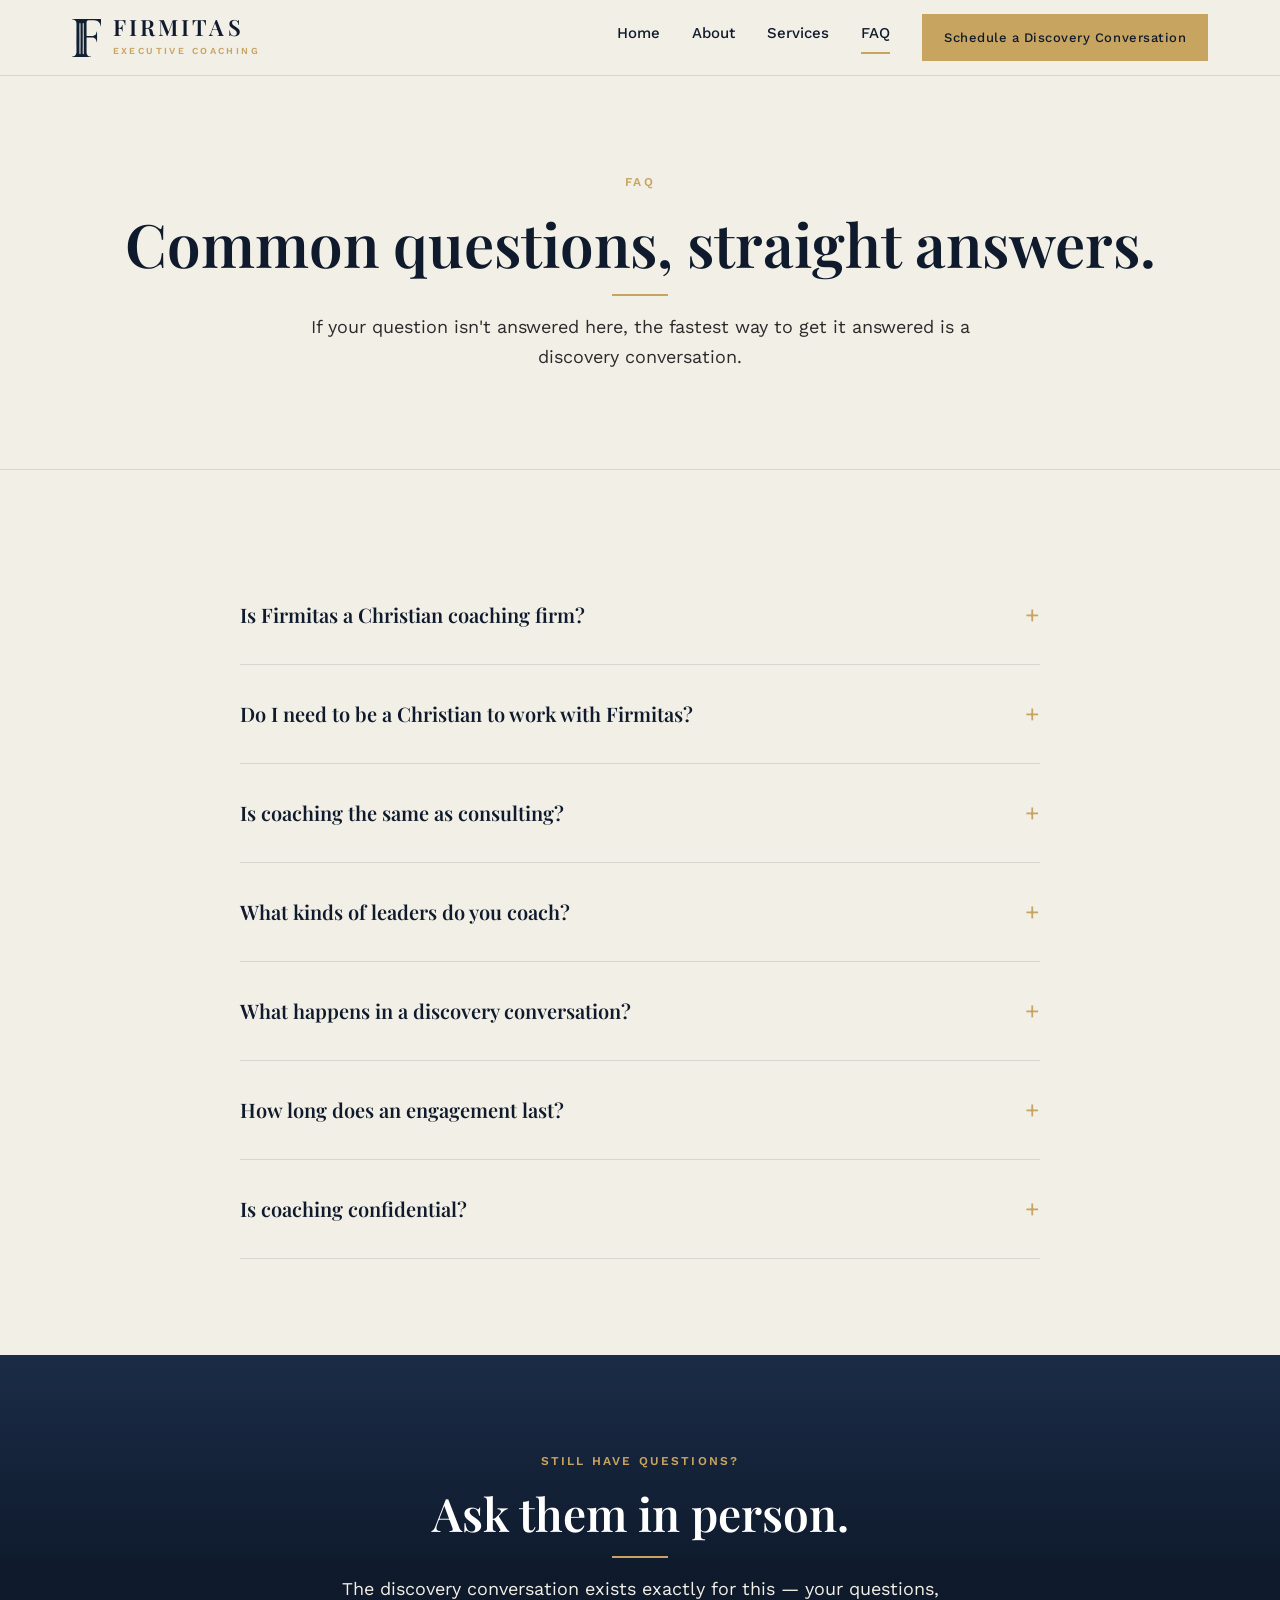
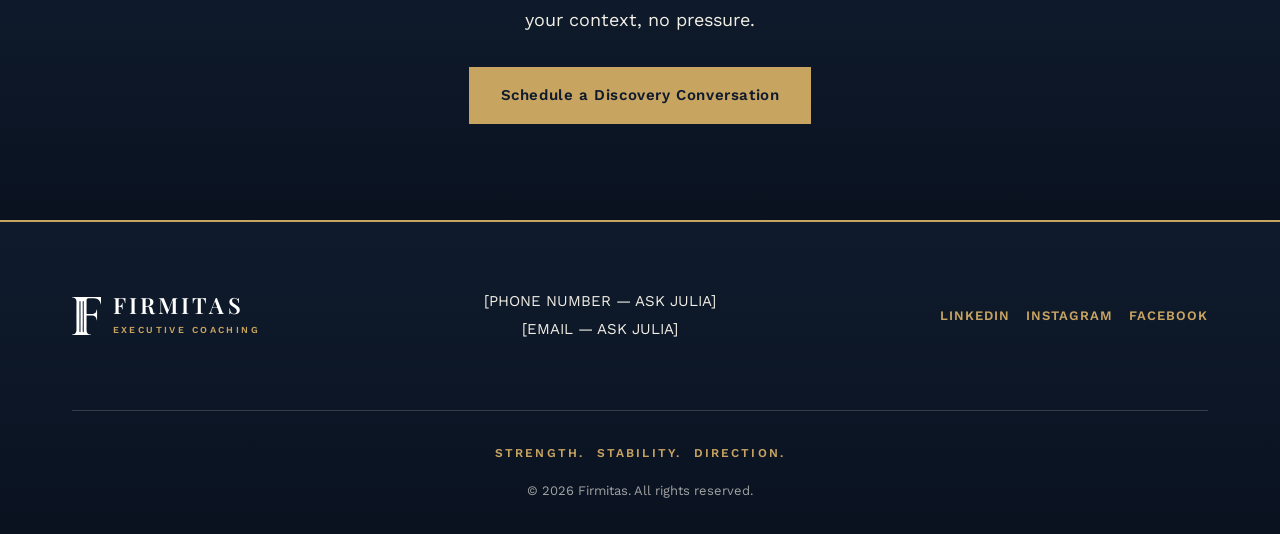
<file: faq.html>
<!DOCTYPE html>
<html lang="en">
<head>
  <meta charset="UTF-8" />
  <meta name="viewport" content="width=device-width, initial-scale=1.0" />
  <title>FAQ | Firmitas</title>
  <meta name="description" content="Frequently asked questions about coaching with Firmitas." />
  <link rel="icon" type="image/svg+xml" href="images/signature-f.svg" />
  <link rel="preconnect" href="https://fonts.googleapis.com" />
  <link rel="preconnect" href="https://fonts.gstatic.com" crossorigin />
  <link href="https://fonts.googleapis.com/css2?family=Playfair+Display:ital,wght@0,400;0,500;0,600;0,700;1,400;1,600&family=Work+Sans:wght@400;500;600;700&display=swap" rel="stylesheet" />
  <link rel="stylesheet" href="css/variables.css" />
  <link rel="stylesheet" href="css/styles.css" />
</head>
<body>
  <div id="site-header"></div>

  <main>
    <!-- FAQ page — approved Q&A language from Brand Bible Section 8.13 (Website FAQs), used verbatim. -->

    <!-- Page hero -->
    <section class="page-hero">
      <div class="container">
        <span class="eyebrow">FAQ</span>
        <h1>Common questions, straight answers.</h1>
        <hr class="gold-rule gold-rule--center" />
        <p class="lede">If your question isn't answered here, the fastest way to get it answered is a discovery conversation.</p>
      </div>
    </section>

    <!-- FAQ accordion -->
    <section class="section">
      <div class="container">
        <div class="faq-list">

          <details class="faq-item">
            <summary>Is Firmitas a Christian coaching firm?</summary>
            <div class="faq-answer">
              <p>Yes. Firmitas is explicitly grounded in biblical principles. Scripture informs our view of leadership, character, stewardship, work, relationships, and legacy. Prospective clients should understand that faith is part of the methodology, not a hidden or optional feature.</p>
            </div>
          </details>

          <details class="faq-item">
            <summary>Do I need to be a Christian to work with Firmitas?</summary>
            <div class="faq-answer">
              <p>Firmitas is built for leaders who value or are genuinely open to a biblical worldview. Fit should be discussed during the discovery conversation so expectations are clear on both sides.</p>
            </div>
          </details>

          <details class="faq-item">
            <summary>Is coaching the same as consulting?</summary>
            <div class="faq-answer">
              <p>No. Consulting generally provides expert analysis and recommendations. Coaching helps the client examine assumptions, clarify decisions, strengthen leadership capability, and take ownership of action. Firmitas may identify when advisory support is useful, but the two roles should remain clearly defined.</p>
            </div>
          </details>

          <details class="faq-item">
            <summary>What kinds of leaders do you coach?</summary>
            <div class="faq-answer">
              <p>Firmitas serves founders, CEOs, senior executives, emerging leaders, sales leaders, and small leadership teams. The firm is not limited to manufacturing or energy, although Jonathan's executive experience in those environments provides practical credibility.</p>
            </div>
          </details>

          <details class="faq-item">
            <summary>What happens in a discovery conversation?</summary>
            <div class="faq-answer">
              <p>The conversation explores the leader's context, priorities, desired outcomes, readiness for coaching, and fit with the Firmitas approach. It is intended to create clarity rather than pressure the prospect into an engagement.</p>
            </div>
          </details>

          <details class="faq-item">
            <summary>How long does an engagement last?</summary>
            <div class="faq-answer">
              <p>The recommended starting structure is often a six-month engagement, allowing enough time for reflection, application, accountability, and measurable development. The final cadence and term are defined in the coaching agreement.</p>
            </div>
          </details>

          <details class="faq-item">
            <summary>Is coaching confidential?</summary>
            <div class="faq-answer">
              <p>Yes, within the boundaries established in the coaching agreement. When a company sponsors the engagement, the parties agree in advance on what may be reported and what remains confidential.</p>
            </div>
          </details>

        </div>
      </div>
    </section>

    <!-- Final invitation -->
    <section class="section section--navy cta-band">
      <div class="container">
        <span class="eyebrow">Still Have Questions?</span>
        <h2>Ask them in person.</h2>
        <hr class="gold-rule gold-rule--center" />
        <p>The discovery conversation exists exactly for this — your questions, your context, no pressure.</p>
        <a href="contact.html" class="btn-gold">Schedule a Discovery Conversation</a>
      </div>
    </section>
  </main>

  <div id="site-footer"></div>

  <script src="js/includes.js"></script>
  <script src="js/nav.js"></script>
  <script src="js/main.js"></script>
</body>
</html>
</file>
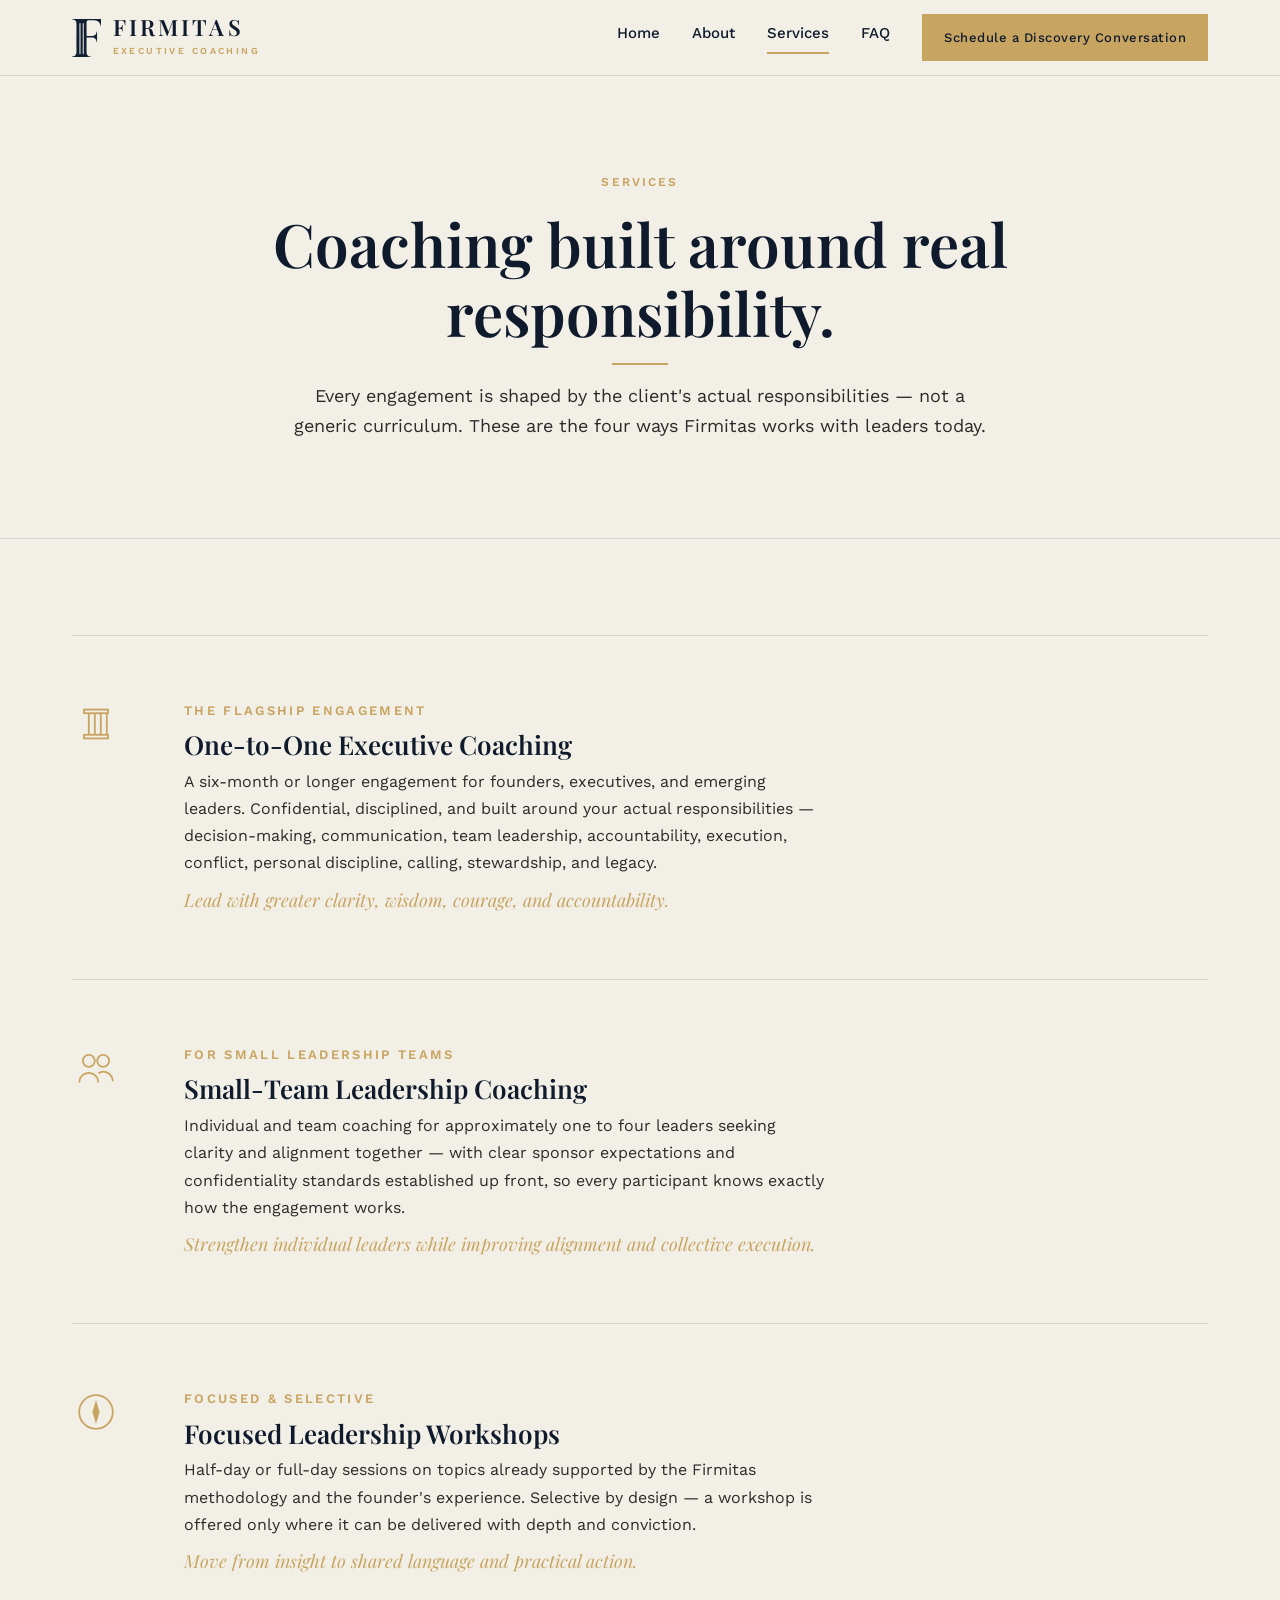
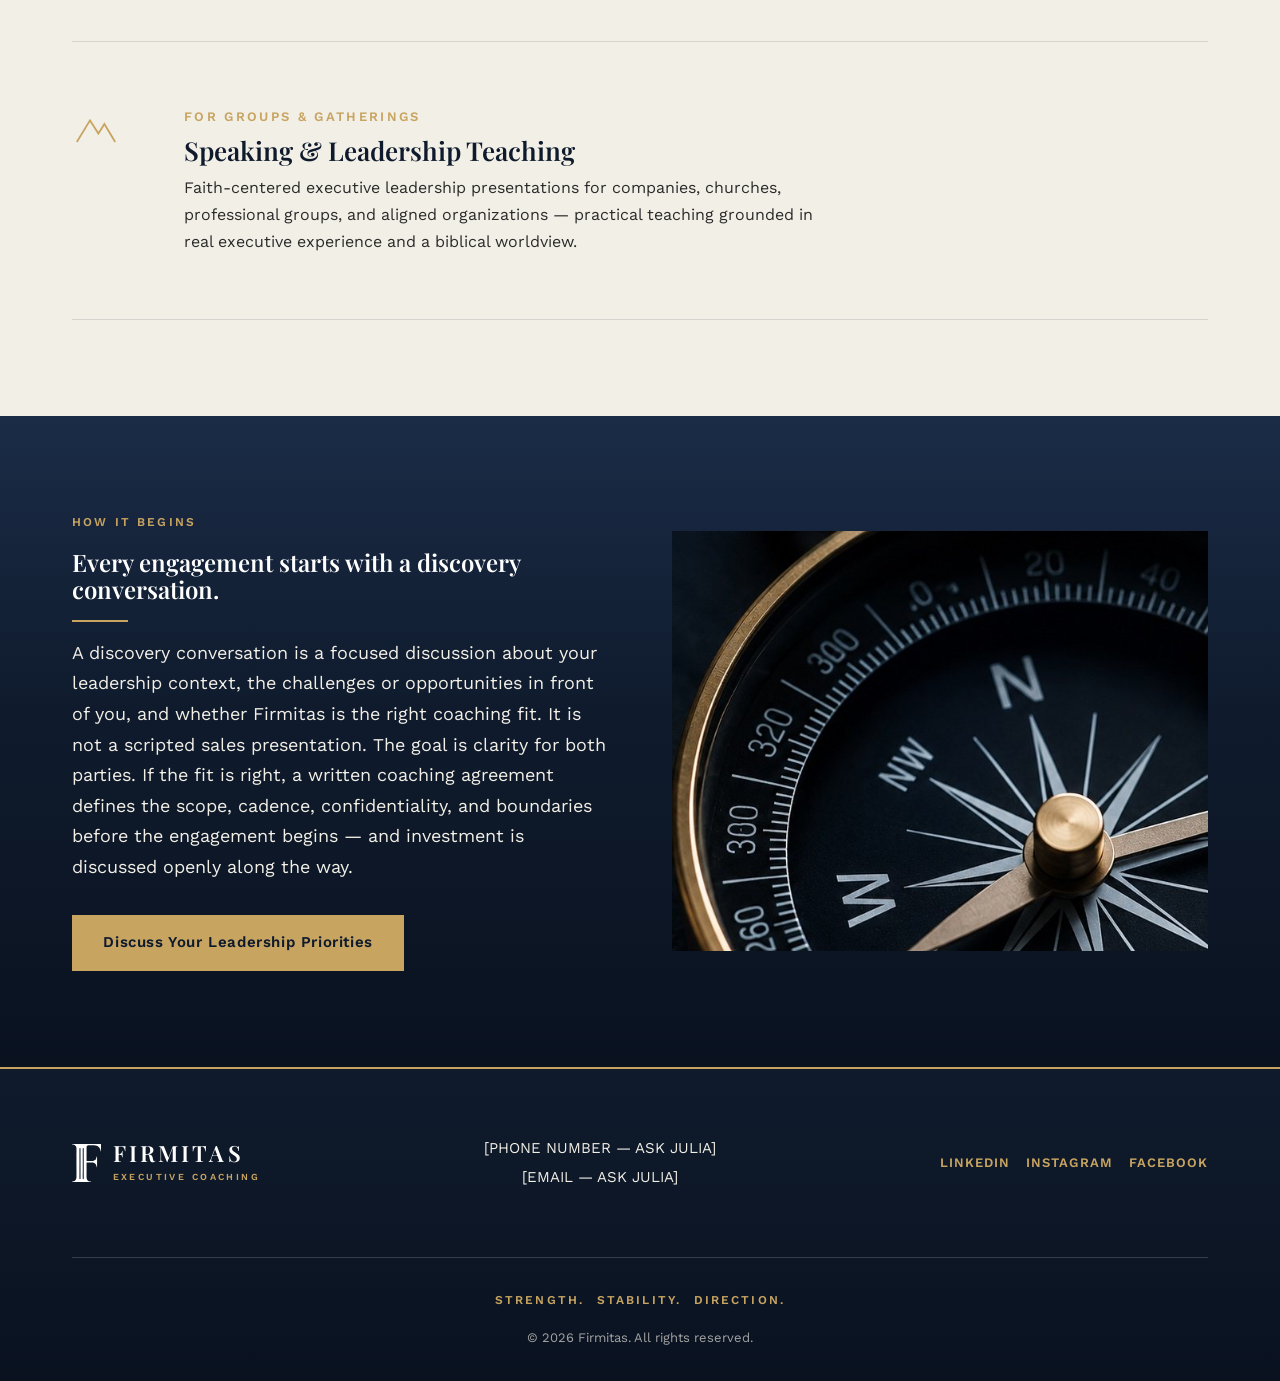
<file: services.html>
<!DOCTYPE html>
<html lang="en">
<head>
  <meta charset="UTF-8" />
  <meta name="viewport" content="width=device-width, initial-scale=1.0" />
  <title>Services | Firmitas</title>
  <meta name="description" content="Executive coaching, small-team leadership coaching, focused workshops, and speaking — Firmitas's initial service menu." />
  <link rel="icon" type="image/svg+xml" href="images/signature-f.svg" />
  <link rel="preconnect" href="https://fonts.googleapis.com" />
  <link rel="preconnect" href="https://fonts.gstatic.com" crossorigin />
  <link href="https://fonts.googleapis.com/css2?family=Playfair+Display:ital,wght@0,400;0,500;0,600;0,700;1,400;1,600&family=Work+Sans:wght@400;500;600;700&display=swap" rel="stylesheet" />
  <link rel="stylesheet" href="css/variables.css" />
  <link rel="stylesheet" href="css/styles.css" />
</head>
<body>
  <div id="site-header"></div>

  <main>
    <!-- Services page: One-to-One Executive Coaching, Small-Team Leadership Coaching,
         Focused Leadership Workshops, Speaking and Leadership Teaching. No pricing. -->

    <!-- Page hero -->
    <section class="page-hero">
      <div class="container">
        <span class="eyebrow">Services</span>
        <h1>Coaching built around real responsibility.</h1>
        <hr class="gold-rule gold-rule--center" />
        <p class="lede">Every engagement is shaped by the client's actual responsibilities — not a generic curriculum. These are the four ways Firmitas works with leaders today.</p>
      </div>
    </section>

    <!-- Service detail rows -->
    <section class="section">
      <div class="container">

        <div class="service-row">
          <svg class="icon-mark" width="48" height="48" viewBox="0 0 40 40" fill="none" stroke="currentColor" stroke-width="1.5" aria-hidden="true">
            <rect x="10" y="8" width="20" height="3"></rect>
            <rect x="10" y="29" width="20" height="3"></rect>
            <line x1="14" y1="11" x2="14" y2="29"></line>
            <line x1="19" y1="11" x2="19" y2="29"></line>
            <line x1="24" y1="11" x2="24" y2="29"></line>
            <line x1="29" y1="11" x2="29" y2="29"></line>
          </svg>
          <div>
            <span class="service-meta">The Flagship Engagement</span>
            <h3>One-to-One Executive Coaching</h3>
            <p>A six-month or longer engagement for founders, executives, and emerging leaders. Confidential, disciplined, and built around your actual responsibilities — decision-making, communication, team leadership, accountability, execution, conflict, personal discipline, calling, stewardship, and legacy.</p>
            <p class="accent-line" style="font-size: 1.125rem; margin-top: var(--space-xs);">Lead with greater clarity, wisdom, courage, and accountability.</p>
          </div>
        </div>

        <div class="service-row">
          <svg class="icon-mark" width="48" height="48" viewBox="0 0 40 40" fill="none" stroke="currentColor" stroke-width="1.5" aria-hidden="true">
            <circle cx="14" cy="14" r="5"></circle>
            <circle cx="26" cy="14" r="5"></circle>
            <path d="M6 32c0-4.4 3.6-8 8-8s8 3.6 8 8"></path>
            <path d="M22 24.5c1.2-0.9 2.7-1.5 4-1.5 4.4 0 8 3.6 8 8"></path>
          </svg>
          <div>
            <span class="service-meta">For Small Leadership Teams</span>
            <h3>Small-Team Leadership Coaching</h3>
            <p>Individual and team coaching for approximately one to four leaders seeking clarity and alignment together — with clear sponsor expectations and confidentiality standards established up front, so every participant knows exactly how the engagement works.</p>
            <p class="accent-line" style="font-size: 1.125rem; margin-top: var(--space-xs);">Strengthen individual leaders while improving alignment and collective execution.</p>
          </div>
        </div>

        <div class="service-row">
          <svg class="icon-mark" width="48" height="48" viewBox="0 0 40 40" fill="none" stroke="currentColor" stroke-width="1.5" aria-hidden="true">
            <circle cx="20" cy="20" r="14"></circle>
            <polygon points="20,10 23,20 20,30 17,20" fill="currentColor" stroke="none"></polygon>
          </svg>
          <div>
            <span class="service-meta">Focused &amp; Selective</span>
            <h3>Focused Leadership Workshops</h3>
            <p>Half-day or full-day sessions on topics already supported by the Firmitas methodology and the founder's experience. Selective by design — a workshop is offered only where it can be delivered with depth and conviction.</p>
            <p class="accent-line" style="font-size: 1.125rem; margin-top: var(--space-xs);">Move from insight to shared language and practical action.</p>
          </div>
        </div>

        <div class="service-row">
          <svg class="icon-mark" width="48" height="48" viewBox="0 0 40 40" fill="none" stroke="currentColor" stroke-width="1.5" aria-hidden="true">
            <polyline points="4,30 15,12 22,23 27,15 36,30"></polyline>
          </svg>
          <div>
            <span class="service-meta">For Groups &amp; Gatherings</span>
            <h3>Speaking &amp; Leadership Teaching</h3>
            <p>Faith-centered executive leadership presentations for companies, churches, professional groups, and aligned organizations — practical teaching grounded in real executive experience and a biblical worldview.</p>
          </div>
        </div>

      </div>
    </section>

    <!-- How an engagement begins -->
    <section class="section section--navy">
      <div class="container two-col">
        <div>
          <span class="eyebrow">How It Begins</span>
          <h2>Every engagement starts with a discovery conversation.</h2>
          <hr class="gold-rule" />
          <p class="lede" style="color: var(--color-limestone);">A discovery conversation is a focused discussion about your leadership context, the challenges or opportunities in front of you, and whether Firmitas is the right coaching fit. It is not a scripted sales presentation. The goal is clarity for both parties. If the fit is right, a written coaching agreement defines the scope, cadence, confidentiality, and boundaries before the engagement begins — and investment is discussed openly along the way.</p>
          <div style="margin-top: var(--space-md);">
            <a href="contact.html" class="btn-gold">Discuss Your Leadership Priorities</a>
          </div>
        </div>
        <div class="photo-panel">
          <img src="images/compass-navy.jpg" alt="A brass compass on a dark navy surface" />
        </div>
      </div>
    </section>
  </main>

  <div id="site-footer"></div>

  <script src="js/includes.js"></script>
  <script src="js/nav.js"></script>
  <script src="js/main.js"></script>
</body>
</html>
</file>
<file: css/variables.css>
/* Firmitas design tokens — reference these everywhere; never hardcode hex values in styles.css */

:root {
  /* Color palette */
  --color-navy: #0F1B2D;        /* Ink Navy — primary */
  --color-navy-light: #1B2C47;  /* lifted navy for gradient bands */
  --color-navy-deep: #0A1220;   /* darkest navy for gradient bases */
  --color-limestone: #F2EFE6;   /* Limestone — the site canvas */
  --color-limestone-deep: #E9E4D6; /* slightly deeper limestone for contrast panels */
  --color-paper: #FAF8F2;       /* warm near-white for cards / alternating bands */
  --color-gold: #C8A461;        /* Heritage Gold — accent, use sparingly */
  --color-gold-soft: #D8BC85;   /* lighter gold for hovers on dark */
  --color-white: #FFFFFF;
  --color-charcoal: #2B2B2B;    /* supporting dark neutral for body text */

  /* Hairlines / borders */
  --hairline: rgba(15, 27, 45, 0.12);
  --hairline-light: rgba(242, 239, 230, 0.18);

  /* Typography */
  --font-serif: 'Playfair Display', serif;   /* headlines, wordmark, italic accent lines */
  --font-sans: 'Work Sans', sans-serif;      /* body copy, nav, UI, forms */
  --tracking-label: 0.18em;                  /* letterspaced uppercase labels */

  /* Spacing scale */
  --space-xs: 0.5rem;
  --space-sm: 1rem;
  --space-md: 2rem;
  --space-lg: 4rem;
  --space-xl: 6rem;
  --space-2xl: 8rem;

  /* Layout */
  --max-width: 1200px;

  /* Elevation */
  --shadow-soft: 0 20px 45px rgba(15, 27, 45, 0.12);
  --shadow-card: 0 8px 24px rgba(15, 27, 45, 0.08);
}
</file>
<file: css/styles.css>
/* Firmitas site styles — references design tokens in variables.css */
/* Fonts are loaded via <link> in each page's <head>, not @import here. */

* {
  box-sizing: border-box;
  margin: 0;
  padding: 0;
}

body {
  font-family: var(--font-sans);
  color: var(--color-charcoal);
  background-color: var(--color-limestone);
  line-height: 1.7;
  -webkit-font-smoothing: antialiased;
}

h1, h2, h3, h4 {
  font-family: var(--font-serif);
  color: var(--color-navy);
  line-height: 1.15;
  font-weight: 600;
}

a {
  color: inherit;
}

a:focus-visible,
button:focus-visible,
input:focus-visible,
textarea:focus-visible {
  outline: 2px solid var(--color-gold);
  outline-offset: 2px;
}

img {
  max-width: 100%;
  display: block;
}

@media (prefers-reduced-motion: reduce) {
  *, *::before, *::after {
    transition: none !important;
    animation: none !important;
  }
}

.container {
  max-width: var(--max-width);
  margin: 0 auto;
  padding: 0 var(--space-md);
}

/* ---------------------------------------------------------------------------
   Signature brand elements
--------------------------------------------------------------------------- */

/* Short gold hairline rule — appears under headings throughout the brand */
.gold-rule {
  display: block;
  width: 56px;
  height: 2px;
  background-color: var(--color-gold);
  border: none;
  margin: var(--space-sm) 0;
}

.gold-rule--center {
  margin-left: auto;
  margin-right: auto;
}

/* Letterspaced uppercase label, gold */
.eyebrow {
  display: block;
  font-family: var(--font-sans);
  font-weight: 600;
  letter-spacing: var(--tracking-label);
  text-transform: uppercase;
  font-size: 0.75rem;
  color: var(--color-gold);
  margin-bottom: var(--space-sm);
}

/* Serif italic accent line — "Built to stand." */
.accent-line {
  font-family: var(--font-serif);
  font-style: italic;
  color: var(--color-gold);
  font-size: 1.375rem;
}

.accent {
  color: var(--color-gold);
}

/* ---------------------------------------------------------------------------
   Buttons
--------------------------------------------------------------------------- */

.btn-gold {
  display: inline-block;
  background-color: var(--color-gold);
  color: var(--color-navy);
  font-family: var(--font-sans);
  font-weight: 600;
  font-size: 0.9375rem;
  letter-spacing: 0.04em;
  text-decoration: none;
  padding: 0.9rem 1.9rem;
  border: 1px solid var(--color-gold);
  cursor: pointer;
  white-space: nowrap;
  transition: background-color 0.2s ease, border-color 0.2s ease;
}

.btn-gold:hover {
  background-color: var(--color-gold-soft);
  border-color: var(--color-gold-soft);
}

.btn-outline {
  display: inline-block;
  background-color: transparent;
  color: var(--color-navy);
  font-family: var(--font-sans);
  font-weight: 600;
  font-size: 0.9375rem;
  letter-spacing: 0.04em;
  text-decoration: none;
  padding: 0.9rem 1.9rem;
  border: 1px solid currentColor;
  cursor: pointer;
  white-space: nowrap;
  transition: background-color 0.2s ease, color 0.2s ease;
}

.btn-outline:hover {
  background-color: var(--color-navy);
  color: var(--color-limestone);
}

/* ---------------------------------------------------------------------------
   Sections
--------------------------------------------------------------------------- */

.section {
  padding: var(--space-xl) 0;
}

/* Roomier rhythm for the homepage (excluding hero): taller sections, wider content
   column, and larger type so each section reads as a full statement rather than a
   cramped, narrow rectangle. */
.section--roomy {
  padding: var(--space-2xl) 0;
}

.section--roomy .container {
  max-width: 1440px;
}

.section--roomy .section-heading {
  max-width: 62rem;
  margin-bottom: var(--space-lg);
}

.section--roomy .section-heading h2 {
  font-size: clamp(2.5rem, 5vw, 3.75rem);
}

.section--roomy .lede {
  max-width: 58rem;
  font-size: 1.375rem;
}

.section--roomy .accent-line {
  font-size: 1.625rem;
}

.section--roomy.cta-band h2 {
  font-size: clamp(2.5rem, 5vw, 3.75rem);
}

.section--roomy.cta-band p {
  max-width: 50rem;
  font-size: 1.375rem;
}

.section--roomy .icon-triad-item h3 {
  font-size: 1rem;
}

.section--roomy .icon-triad-item p {
  font-size: 1.0625rem;
  max-width: 19rem;
}

.section--roomy .icon-triad-item .icon-mark {
  width: 64px;
  height: 64px;
}

.section--roomy .card {
  padding: var(--space-lg);
}

.section--roomy .card h3 {
  font-size: 1.75rem;
}

.section--roomy .card p {
  font-size: 1.125rem;
}

@media (max-width: 640px) {
  .section--roomy {
    padding: var(--space-xl) 0;
  }
}

.section--paper {
  background-color: var(--color-paper);
}

.section--limestone {
  background-color: var(--color-limestone);
}

/* Navy band with the soft top-light gradient from the brand mockups */
.section--navy {
  background: linear-gradient(180deg, var(--color-navy-light) 0%, var(--color-navy) 45%, var(--color-navy-deep) 100%);
  color: var(--color-limestone);
}

.section--navy h2,
.section--navy h3 {
  color: var(--color-white);
}

.section-heading {
  max-width: 46rem;
  margin-bottom: var(--space-lg);
}

.section-heading--center {
  margin-left: auto;
  margin-right: auto;
  text-align: center;
}

.section-heading--center .gold-rule {
  margin-left: auto;
  margin-right: auto;
}

.section-heading h2 {
  font-size: clamp(2rem, 4vw, 2.875rem);
}

.section-heading p {
  margin-top: var(--space-sm);
  font-size: 1.125rem;
}

.lede {
  max-width: 44rem;
  font-size: 1.125rem;
}

/* ---------------------------------------------------------------------------
   Shared header / footer mount points — filled by js/includes.js
--------------------------------------------------------------------------- */

#site-header,
#site-footer {
  width: 100%;
}

/* Logo lockup — F monogram mark + text wordmark */
.logo-link {
  display: flex;
  align-items: center;
  gap: 0.7rem;
  text-decoration: none;
}

.logo-mark {
  height: 38px;
  width: auto;
}

/* Footer sits on navy — invert the (dark) monogram to white */
.logo-mark--light {
  filter: brightness(0) invert(1);
}

.wordmark-group {
  display: flex;
  flex-direction: column;
}

.wordmark {
  font-family: var(--font-serif);
  font-weight: 600;
  font-size: 1.4rem;
  letter-spacing: 0.14em;
  color: var(--color-navy);
  line-height: 1;
}

.wordmark-sub {
  display: block;
  font-family: var(--font-sans);
  font-size: 0.58rem;
  font-weight: 600;
  letter-spacing: 0.26em;
  text-transform: uppercase;
  color: var(--color-gold);
  margin-top: 0.3rem;
}

.wordmark--light {
  color: var(--color-white);
}

/* ---------------------------------------------------------------------------
   Header / nav — warm limestone bar, per the homepage mockup
--------------------------------------------------------------------------- */

.site-header {
  background-color: var(--color-limestone);
  border-bottom: 1px solid var(--hairline);
  position: sticky;
  top: 0;
  z-index: 100;
}

.header-inner {
  display: flex;
  align-items: center;
  justify-content: space-between;
  padding-top: 0.9rem;
  padding-bottom: 0.9rem;
}

.nav-toggle {
  display: none;
  flex-direction: column;
  justify-content: center;
  gap: 5px;
  background: none;
  border: none;
  cursor: pointer;
  padding: var(--space-xs);
}

.nav-toggle span {
  display: block;
  width: 24px;
  height: 2px;
  background-color: var(--color-navy);
}

.nav-menu {
  display: flex;
  align-items: center;
  gap: var(--space-md);
}

.nav-menu a {
  text-decoration: none;
  font-weight: 500;
  font-size: 0.9375rem;
  color: var(--color-navy);
  padding-bottom: 0.3rem;
  border-bottom: 2px solid transparent;
  transition: border-color 0.2s ease;
}

.nav-menu a:hover {
  border-bottom-color: var(--color-gold);
}

.nav-menu a[aria-current="page"] {
  border-bottom-color: var(--color-gold);
}

.nav-menu a.btn-gold {
  font-size: 0.8125rem;
  padding: 0.7rem 1.3rem;
  border-bottom: 1px solid var(--color-gold);
}

.nav-menu a.btn-gold:hover {
  border-bottom-color: var(--color-gold-soft);
}

@media (max-width: 900px) {
  .nav-toggle {
    display: flex;
  }

  .nav-menu {
    position: absolute;
    top: 100%;
    left: 0;
    right: 0;
    background-color: var(--color-limestone);
    flex-direction: column;
    align-items: flex-start;
    padding: var(--space-md);
    gap: var(--space-sm);
    border-bottom: 1px solid var(--hairline);
    display: none;
  }

  .nav-menu.is-open {
    display: flex;
  }
}

/* ---------------------------------------------------------------------------
   Hero — split panel: headline on limestone, summit photography at right
--------------------------------------------------------------------------- */

.hero-full {
  position: relative;
  display: flex;
  align-items: center;
  min-height: min(760px, 92vh);
  overflow: hidden;
  background-color: var(--color-navy);
}

.hero-full .hero-photo {
  position: absolute;
  inset: 0;
}

.hero-full .hero-photo img {
  width: 100%;
  height: 100%;
  object-fit: cover;
}

.hero-overlay {
  position: absolute;
  inset: 0;
  background: linear-gradient(90deg, rgba(10, 18, 32, 0.82) 0%, rgba(10, 18, 32, 0.55) 45%, rgba(10, 18, 32, 0.25) 100%),
              linear-gradient(0deg, rgba(10, 18, 32, 0.35) 0%, rgba(10, 18, 32, 0) 30%);
}

.hero-copy {
  position: relative;
  z-index: 2;
  width: 100%;
  max-width: var(--max-width);
  margin: 0 auto;
  padding: var(--space-xl) var(--space-md);
}

.hero-copy > * {
  max-width: 38rem;
}

.hero-copy h1 {
  color: var(--color-limestone);
  font-size: clamp(2.75rem, 5.2vw, 4.25rem);
  margin-bottom: var(--space-sm);
}

.hero-copy .subheadline {
  color: var(--color-limestone);
  opacity: 0.92;
  font-size: 1.1875rem;
  max-width: 34rem;
  margin-bottom: var(--space-sm);
}

.hero-copy .accent-line {
  margin-bottom: var(--space-md);
}

.hero-ctas {
  display: flex;
  flex-wrap: wrap;
  gap: var(--space-sm);
}

.btn-outline--light {
  color: var(--color-limestone);
}

.btn-outline--light:hover {
  background-color: var(--color-limestone);
  color: var(--color-navy);
}

/* ---------------------------------------------------------------------------
   Story carousel — auto-rotating navy-over-photo panels (homepage)
---------------------------------------------------------------------------- */

.story-carousel {
  position: relative;
  display: flex;
  align-items: center;
  min-height: min(680px, 82vh);
  overflow: hidden;
  background-color: var(--color-navy);
}

.story-photo {
  position: absolute;
  inset: 0;
}

.story-photo img {
  width: 100%;
  height: 100%;
  object-fit: cover;
}

.story-overlay {
  position: absolute;
  inset: 0;
  background: linear-gradient(100deg, rgba(10, 18, 32, 0.93) 0%, rgba(10, 18, 32, 0.82) 45%, rgba(10, 18, 32, 0.68) 100%);
}

.story-inner {
  position: relative;
  z-index: 2;
  max-width: 1440px;
  padding: var(--space-2xl) var(--space-md);
}

.story-panel {
  display: block;
  max-width: 52rem;
  margin-bottom: var(--space-lg);
}

.story-panel h2 {
  color: var(--color-white);
  font-size: clamp(2.5rem, 5vw, 3.75rem);
}

.story-panel p {
  color: var(--color-limestone);
  opacity: 0.92;
  font-size: 1.375rem;
}

.story-panel .accent-line {
  font-size: 1.625rem;
}

/* Once JS confirms it can run, collapse to one panel at a time and animate the swap */
.story-carousel.carousel-ready .story-panel {
  display: none;
  margin-bottom: 0;
}

.story-carousel.carousel-ready .story-panel.is-active {
  display: block;
  animation: story-fade 0.6s ease;
}

@keyframes story-fade {
  from {
    opacity: 0;
    transform: translateY(10px);
  }
  to {
    opacity: 1;
    transform: translateY(0);
  }
}

@media (prefers-reduced-motion: reduce) {
  .story-carousel.carousel-ready .story-panel.is-active {
    animation: none;
  }
}

@media (max-width: 640px) {
  .story-inner {
    padding: var(--space-lg) var(--space-md);
  }
}

@media (max-width: 860px) {
  .hero-full {
    min-height: 560px;
  }

  .hero-copy {
    padding: var(--space-lg) var(--space-md);
    max-width: 100%;
  }
}

/* ---------------------------------------------------------------------------
   Cover-image panels & framed photography
--------------------------------------------------------------------------- */

.img-cover {
  width: 100%;
  height: 100%;
  object-fit: cover;
}

.photo-panel {
  position: relative;
  min-height: 420px;
  overflow: hidden;
}

.photo-panel img {
  position: absolute;
  inset: 0;
  width: 100%;
  height: 100%;
  object-fit: cover;
}

/* Portrait with the offset gold frame */
.framed-photo {
  position: relative;
  display: inline-block;
}

.framed-photo::after {
  content: "";
  position: absolute;
  top: 18px;
  left: 18px;
  right: -18px;
  bottom: -18px;
  border: 1px solid var(--color-gold);
  z-index: -1;
}

.founder-photo {
  width: 100%;
  aspect-ratio: 4 / 5;
  object-fit: cover;
  object-position: center 30%;
  box-shadow: var(--shadow-soft);
}

/* Placeholder photo box — used until real photography/headshots are available */
.photo-placeholder {
  background-color: var(--color-limestone-deep);
  display: flex;
  align-items: center;
  justify-content: center;
  color: var(--color-charcoal);
  font-size: 0.875rem;
  text-align: center;
  min-height: 240px;
}

/* ---------------------------------------------------------------------------
   Icon triad — column (Strength), compass (Direction), mountain (Legacy)
--------------------------------------------------------------------------- */

.icon-triad {
  display: grid;
  grid-template-columns: repeat(3, 1fr);
  gap: var(--space-md);
}

.icon-triad-item {
  text-align: center;
}

.icon-triad-item .icon-mark {
  color: var(--color-gold);
  margin: 0 auto var(--space-sm);
  display: block;
}

.icon-triad-item h3 {
  font-family: var(--font-sans);
  font-size: 0.8125rem;
  font-weight: 600;
  letter-spacing: var(--tracking-label);
  text-transform: uppercase;
  margin-bottom: 0.35rem;
}

.section--navy .icon-triad-item h3 {
  color: var(--color-limestone);
}

.icon-triad-item p {
  font-size: 0.9375rem;
  max-width: 16rem;
  margin: 0 auto;
}

/* ---------------------------------------------------------------------------
   Layout patterns
--------------------------------------------------------------------------- */

/* Feature row pairing content with a photo panel */
.feature-row {
  display: grid;
  grid-template-columns: 1fr 1fr;
  gap: var(--space-lg);
  align-items: center;
}

/* Two-column layout used for narrative + photo sections */
.two-col {
  display: grid;
  grid-template-columns: 1fr 1fr;
  gap: var(--space-lg);
  align-items: center;
}

@media (max-width: 800px) {
  .feature-row,
  .two-col {
    grid-template-columns: 1fr;
  }

  .icon-triad {
    grid-template-columns: 1fr;
    gap: var(--space-lg);
  }
}

/* Narrative section with the architectural column sketch bleeding in at right */
.section--sketch {
  position: relative;
  overflow: hidden;
}

.section--sketch::after {
  content: "";
  position: absolute;
  top: 0;
  right: 0;
  bottom: 0;
  width: min(46%, 560px);
  background-image: url("../images/column-sketch.jpg");
  background-size: cover;
  background-position: center top;
  opacity: 0.35;
  -webkit-mask-image: linear-gradient(90deg, transparent 0%, rgba(0,0,0,1) 45%);
  mask-image: linear-gradient(90deg, transparent 0%, rgba(0,0,0,1) 45%);
  pointer-events: none;
}

.section--sketch .container {
  position: relative;
  z-index: 1;
}

/* ---------------------------------------------------------------------------
   Cards
--------------------------------------------------------------------------- */

.card-grid {
  display: grid;
  grid-template-columns: repeat(auto-fit, minmax(250px, 1fr));
  gap: var(--space-md);
}

/* Who We Serve — 5 cards side by side instead of 4-across with an orphan row */
.card-grid--5up {
  grid-template-columns: repeat(5, 1fr);
  gap: var(--space-md);
}

.card-grid--5up .card {
  padding: var(--space-md);
  gap: var(--space-xs);
}

.card-grid--5up .card h3 {
  font-size: 1.375rem;
}

.card-grid--5up .card p {
  font-size: 1.0625rem;
}

@media (max-width: 900px) {
  .card-grid--5up {
    grid-template-columns: repeat(3, 1fr);
  }
}

@media (max-width: 640px) {
  .card-grid--5up {
    grid-template-columns: 1fr;
  }
}

.card {
  background-color: var(--color-paper);
  border: 1px solid var(--hairline);
  border-top: 2px solid var(--color-gold);
  padding: var(--space-md);
  display: flex;
  flex-direction: column;
  gap: var(--space-xs);
  transition: transform 0.25s ease, box-shadow 0.25s ease;
}

.card:hover {
  transform: translateY(-4px);
  box-shadow: var(--shadow-card);
}

.card h3 {
  font-size: 1.3125rem;
}

.card p {
  flex-grow: 1;
  font-size: 0.9875rem;
}

.card .card-link {
  font-weight: 600;
  font-size: 0.875rem;
  letter-spacing: 0.06em;
  text-transform: uppercase;
  text-decoration: none;
  color: var(--color-navy);
  margin-top: var(--space-xs);
}

.card .card-link::after {
  content: " \2192";
  color: var(--color-gold);
}

/* ---------------------------------------------------------------------------
   Quote / mission band (navy)
--------------------------------------------------------------------------- */

.quote-band {
  text-align: center;
}

.quote-band blockquote {
  font-family: var(--font-serif);
  font-size: clamp(1.5rem, 3vw, 2.25rem);
  line-height: 1.35;
  color: var(--color-white);
  max-width: 46rem;
  margin: 0 auto;
}

.quote-band .quote-source {
  display: block;
  margin-top: var(--space-md);
  font-family: var(--font-sans);
  font-size: 0.8125rem;
  font-weight: 600;
  letter-spacing: var(--tracking-label);
  text-transform: uppercase;
  color: var(--color-gold);
}

/* ---------------------------------------------------------------------------
   CTA band
--------------------------------------------------------------------------- */

.cta-band {
  text-align: center;
}

.cta-band h2 {
  margin-bottom: var(--space-sm);
  font-size: clamp(2rem, 4vw, 2.875rem);
}

.cta-band p {
  max-width: 38rem;
  margin: 0 auto var(--space-md);
  font-size: 1.125rem;
}

/* ---------------------------------------------------------------------------
   Interior page hero
--------------------------------------------------------------------------- */

.page-hero {
  background-color: var(--color-limestone);
  border-bottom: 1px solid var(--hairline);
  padding: var(--space-xl) 0;
  text-align: center;
}

.page-hero h1 {
  font-size: clamp(2.5rem, 5vw, 3.75rem);
}

.page-hero .lede {
  margin: var(--space-sm) auto 0;
}

/* Split page hero with a photo panel (About) */
.page-hero--split {
  display: grid;
  grid-template-columns: 1.1fr 0.9fr;
  text-align: left;
  padding: 0;
  align-items: stretch;
}

.page-hero--split .page-hero-copy {
  padding: var(--space-2xl) var(--space-md) var(--space-2xl) max(var(--space-md), calc((100vw - var(--max-width)) / 2 + var(--space-md)));
  align-self: center;
}

.page-hero--split .photo-panel {
  min-height: 380px;
}

@media (max-width: 860px) {
  .page-hero--split {
    grid-template-columns: 1fr;
  }

  .page-hero--split .page-hero-copy {
    padding: var(--space-lg) var(--space-md);
  }

  .page-hero--split .photo-panel {
    min-height: 300px;
  }
}

/* ---------------------------------------------------------------------------
   Service detail rows (Services page)
--------------------------------------------------------------------------- */

.service-row {
  display: grid;
  grid-template-columns: auto 1fr;
  gap: var(--space-md) var(--space-lg);
  padding: var(--space-lg) 0;
  border-top: 1px solid var(--hairline);
  align-items: start;
}

.service-row:last-of-type {
  border-bottom: 1px solid var(--hairline);
}

.service-row .icon-mark {
  color: var(--color-gold);
}

.service-row h3 {
  font-size: 1.625rem;
  margin-bottom: var(--space-xs);
}

.service-row p {
  max-width: 40rem;
}

.service-row .service-meta {
  display: block;
  font-size: 0.8125rem;
  font-weight: 600;
  letter-spacing: var(--tracking-label);
  text-transform: uppercase;
  color: var(--color-gold);
  margin-bottom: var(--space-xs);
}

@media (max-width: 640px) {
  .service-row {
    grid-template-columns: 1fr;
  }
}

/* ---------------------------------------------------------------------------
   FAQ accordion
--------------------------------------------------------------------------- */

.faq-list {
  max-width: 50rem;
  margin: 0 auto;
}

.faq-item {
  border-bottom: 1px solid var(--hairline);
}

.faq-item summary {
  cursor: pointer;
  list-style: none;
  display: flex;
  justify-content: space-between;
  align-items: center;
  gap: var(--space-md);
  padding: var(--space-md) 0;
  font-family: var(--font-serif);
  font-size: 1.25rem;
  font-weight: 600;
  color: var(--color-navy);
}

.faq-item summary::-webkit-details-marker {
  display: none;
}

.faq-item summary::after {
  content: "+";
  font-family: var(--font-sans);
  font-size: 1.5rem;
  font-weight: 400;
  color: var(--color-gold);
  flex-shrink: 0;
  line-height: 1;
}

.faq-item[open] summary::after {
  content: "\2212";
}

.faq-item .faq-answer {
  padding: 0 0 var(--space-md);
  max-width: 44rem;
}

/* ---------------------------------------------------------------------------
   Contact form — navy card, per the contact mockup
--------------------------------------------------------------------------- */

.contact-grid {
  display: grid;
  grid-template-columns: 1fr 1fr;
  gap: var(--space-lg);
  align-items: start;
}

@media (max-width: 800px) {
  .contact-grid {
    grid-template-columns: 1fr;
  }
}

.contact-card {
  background: linear-gradient(180deg, var(--color-navy-light) 0%, var(--color-navy) 60%);
  color: var(--color-limestone);
  padding: var(--space-lg) var(--space-md);
  box-shadow: var(--shadow-soft);
}

.contact-card h2 {
  color: var(--color-white);
  font-size: 1.75rem;
  text-align: center;
  margin-bottom: var(--space-md);
}

.form-field {
  margin-bottom: var(--space-sm);
}

.form-field label {
  display: block;
  font-size: 0.75rem;
  font-weight: 600;
  letter-spacing: var(--tracking-label);
  text-transform: uppercase;
  color: var(--color-gold);
  margin-bottom: 0.4rem;
}

.form-field input,
.form-field textarea {
  width: 100%;
  font-family: var(--font-sans);
  font-size: 1rem;
  color: var(--color-navy);
  background-color: var(--color-paper);
  border: 1px solid transparent;
  padding: 0.8rem 0.9rem;
}

.form-field input:focus,
.form-field textarea:focus {
  border-color: var(--color-gold);
}

.form-field textarea {
  min-height: 140px;
  resize: vertical;
}

.form-field select {
  width: 100%;
  font-family: var(--font-sans);
  font-size: 1rem;
  color: var(--color-navy);
  background-color: var(--color-paper);
  border: 1px solid transparent;
  padding: 0.8rem 0.9rem;
}

.form-field select:focus {
  border-color: var(--color-gold);
}

.form-check {
  display: flex;
  align-items: flex-start;
  gap: 0.6rem;
  font-size: 0.875rem;
  margin: var(--space-sm) 0;
  cursor: pointer;
}

.form-check input {
  margin-top: 0.3rem;
  accent-color: var(--color-gold);
  flex-shrink: 0;
}

.contact-card .btn-gold {
  width: 100%;
  text-align: center;
  margin-top: var(--space-xs);
}

.form-note {
  font-size: 0.8125rem;
  opacity: 0.75;
  margin-top: var(--space-sm);
  text-align: center;
}

.form-status {
  font-size: 0.9375rem;
  font-weight: 600;
  text-align: center;
  margin-top: var(--space-sm);
  min-height: 1.2em;
}

.form-status--success {
  color: var(--color-gold-soft);
}

.form-status--error {
  color: #E8A0A0;
}

/* ---------------------------------------------------------------------------
   Footer
--------------------------------------------------------------------------- */

footer.site-footer {
  background: linear-gradient(180deg, var(--color-navy) 0%, var(--color-navy-deep) 100%);
  color: var(--color-limestone);
  border-top: 2px solid var(--color-gold);
  padding: var(--space-lg) 0 var(--space-md);
}

.footer-inner {
  display: grid;
  grid-template-columns: auto 1fr auto;
  gap: var(--space-lg);
  align-items: center;
}

.footer-logo {
  display: flex;
  align-items: center;
  gap: 0.7rem;
}

.footer-logo .wordmark-group {
  align-items: flex-start;
}

.footer-contact {
  text-align: center;
  font-size: 0.9375rem;
}

.footer-contact p {
  margin: 0.2rem 0;
}

.footer-social {
  display: flex;
  gap: var(--space-sm);
  justify-content: flex-end;
}

.footer-social a {
  text-decoration: none;
  color: var(--color-gold);
  font-size: 0.8125rem;
  font-weight: 600;
  letter-spacing: 0.08em;
  text-transform: uppercase;
}

.footer-social a:hover {
  color: var(--color-gold-soft);
}

.footer-tagline {
  text-align: center;
  font-family: var(--font-sans);
  font-size: 0.75rem;
  font-weight: 600;
  letter-spacing: var(--tracking-label);
  text-transform: uppercase;
  color: var(--color-gold);
  margin-top: var(--space-lg);
  padding-top: var(--space-md);
  border-top: 1px solid var(--hairline-light);
}

.footer-copyright {
  font-size: 0.8125rem;
  opacity: 0.65;
  text-align: center;
  margin-top: var(--space-sm);
}

@media (max-width: 800px) {
  .footer-inner {
    grid-template-columns: 1fr;
    justify-items: center;
    gap: var(--space-md);
    text-align: center;
  }

  .footer-social {
    justify-content: center;
  }
}
</file>
